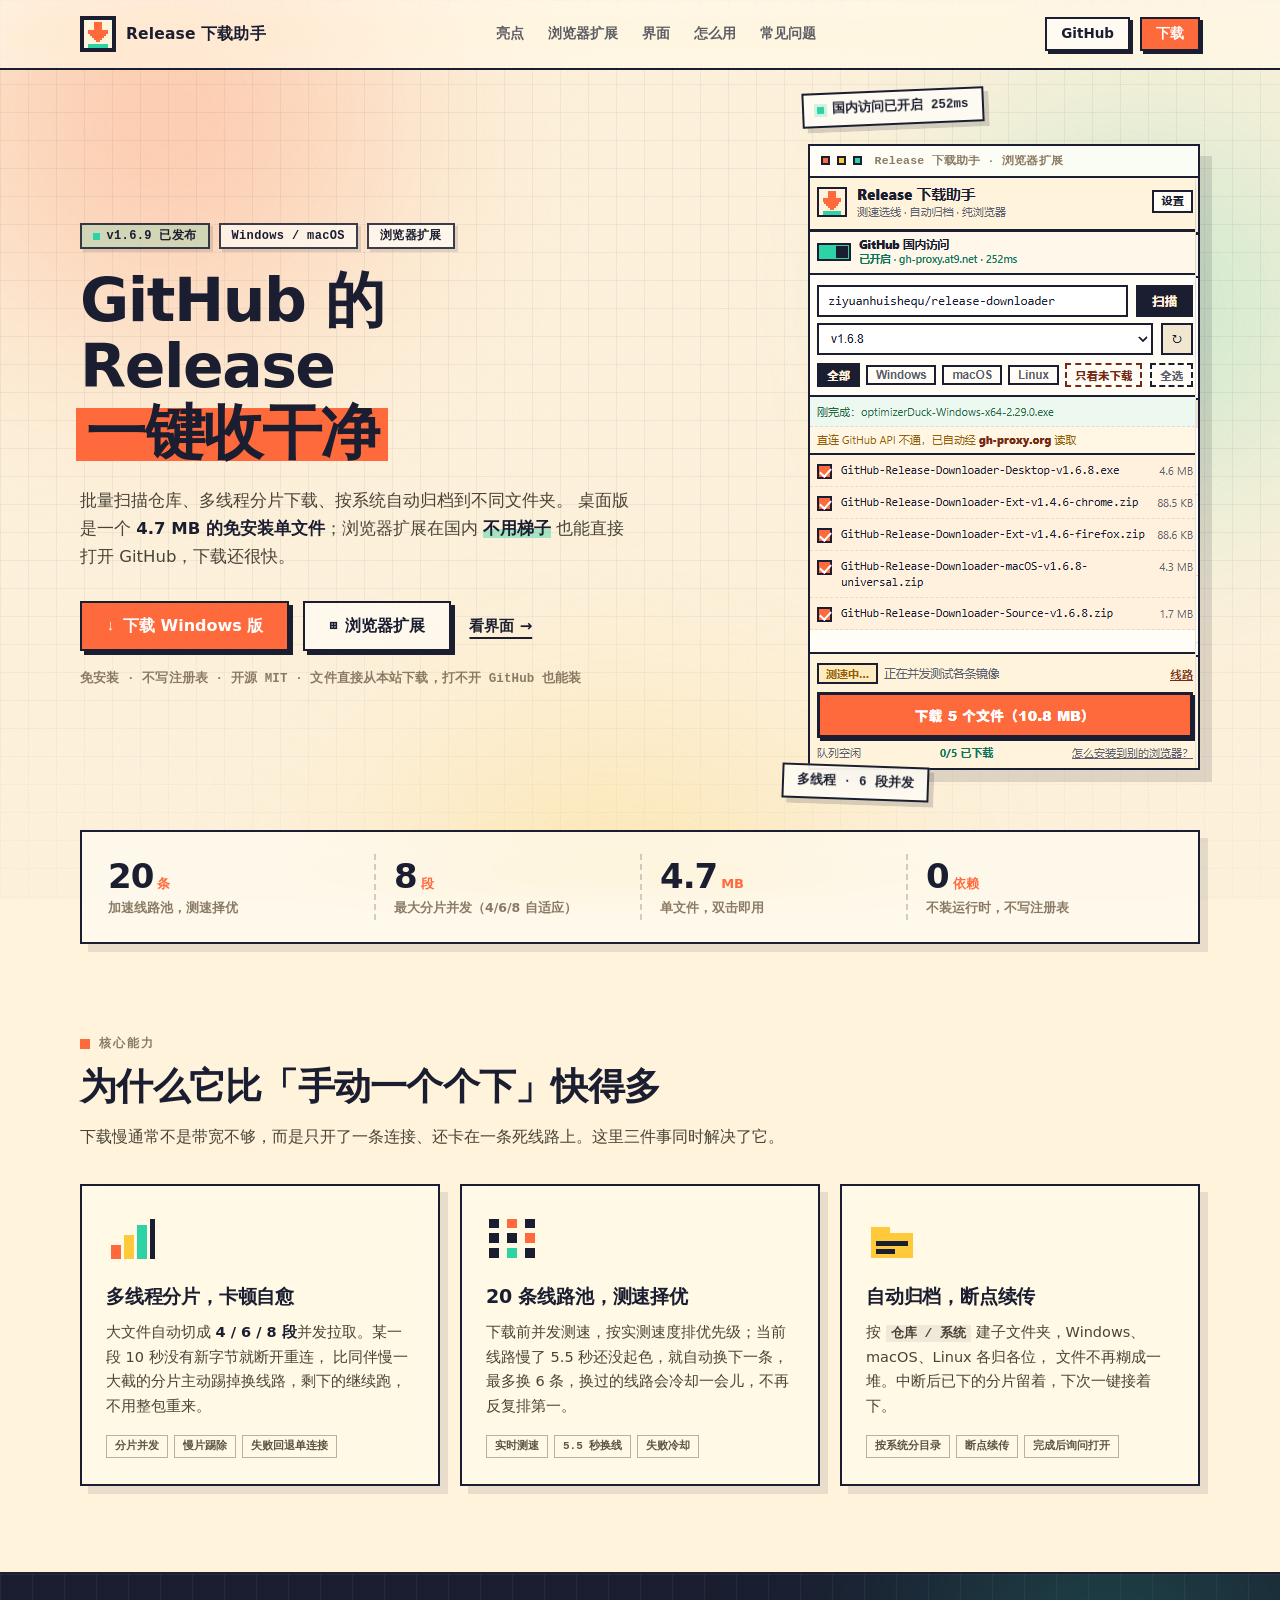
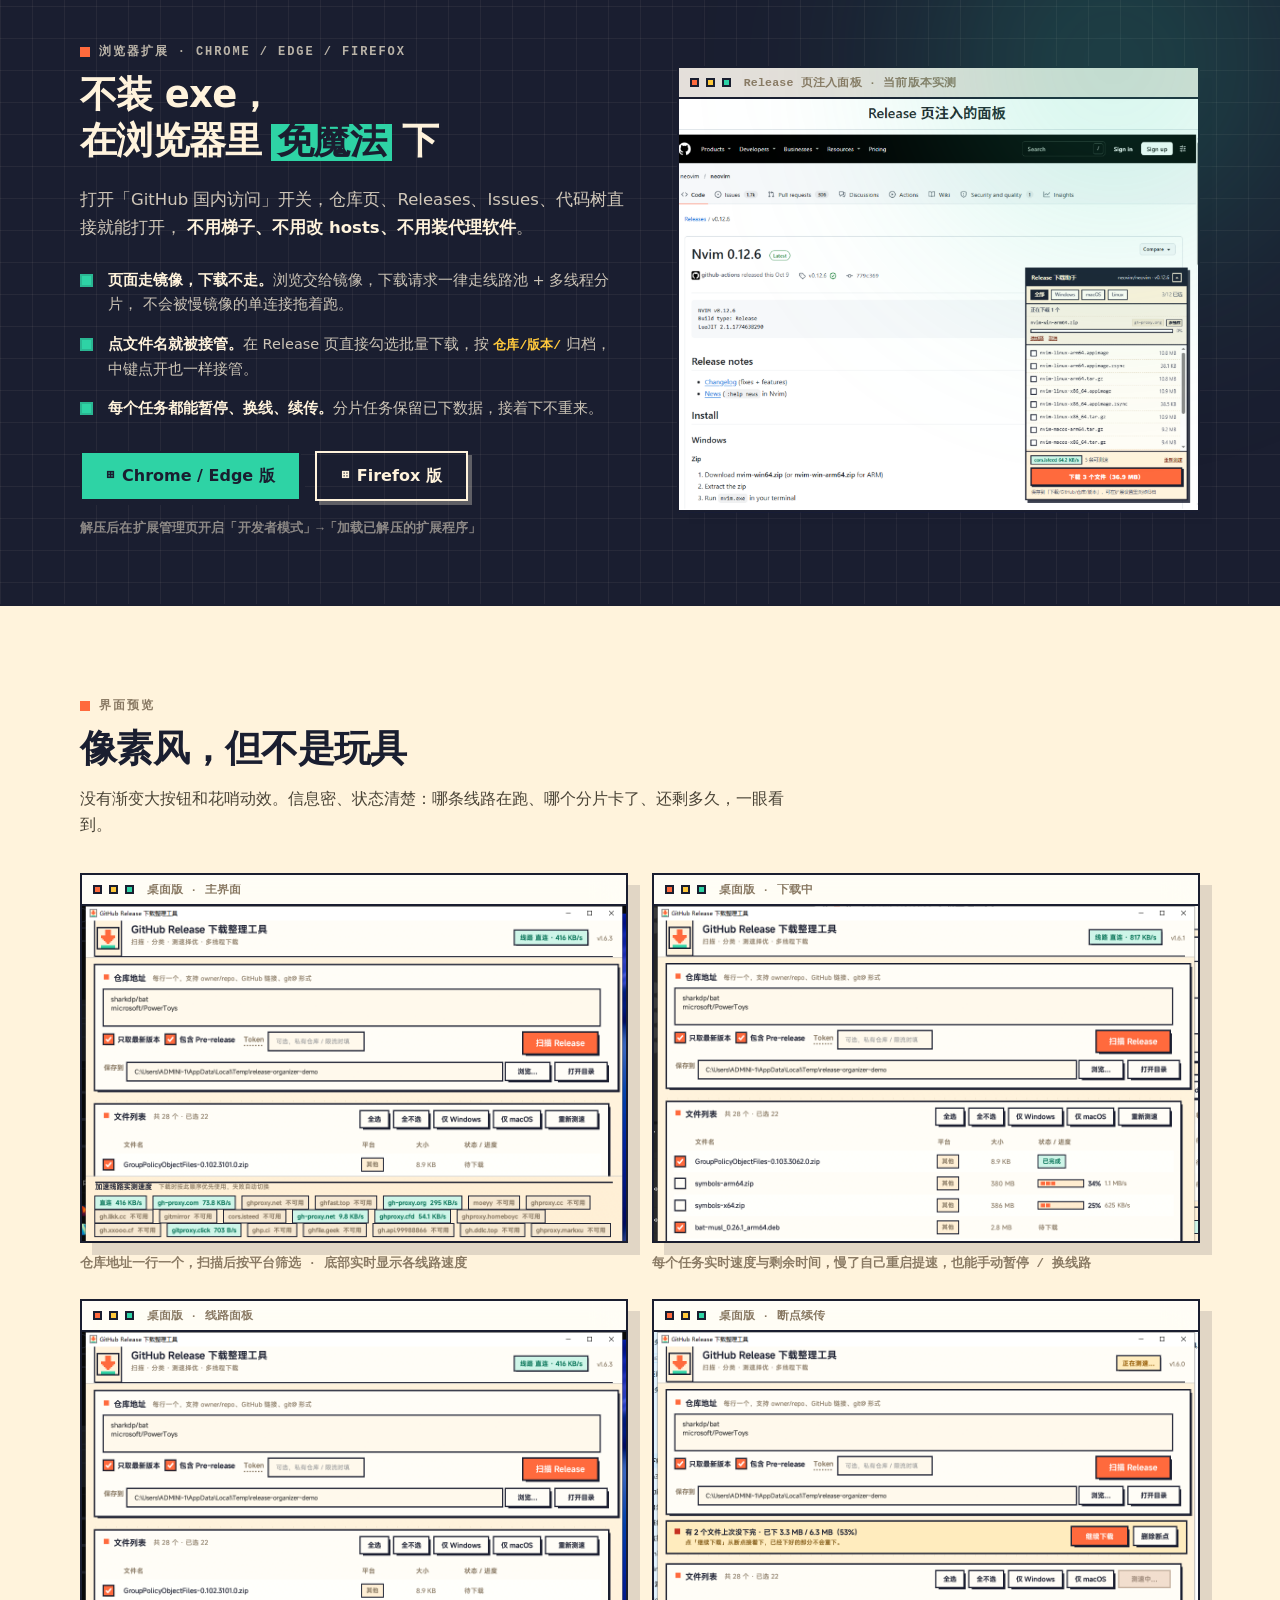
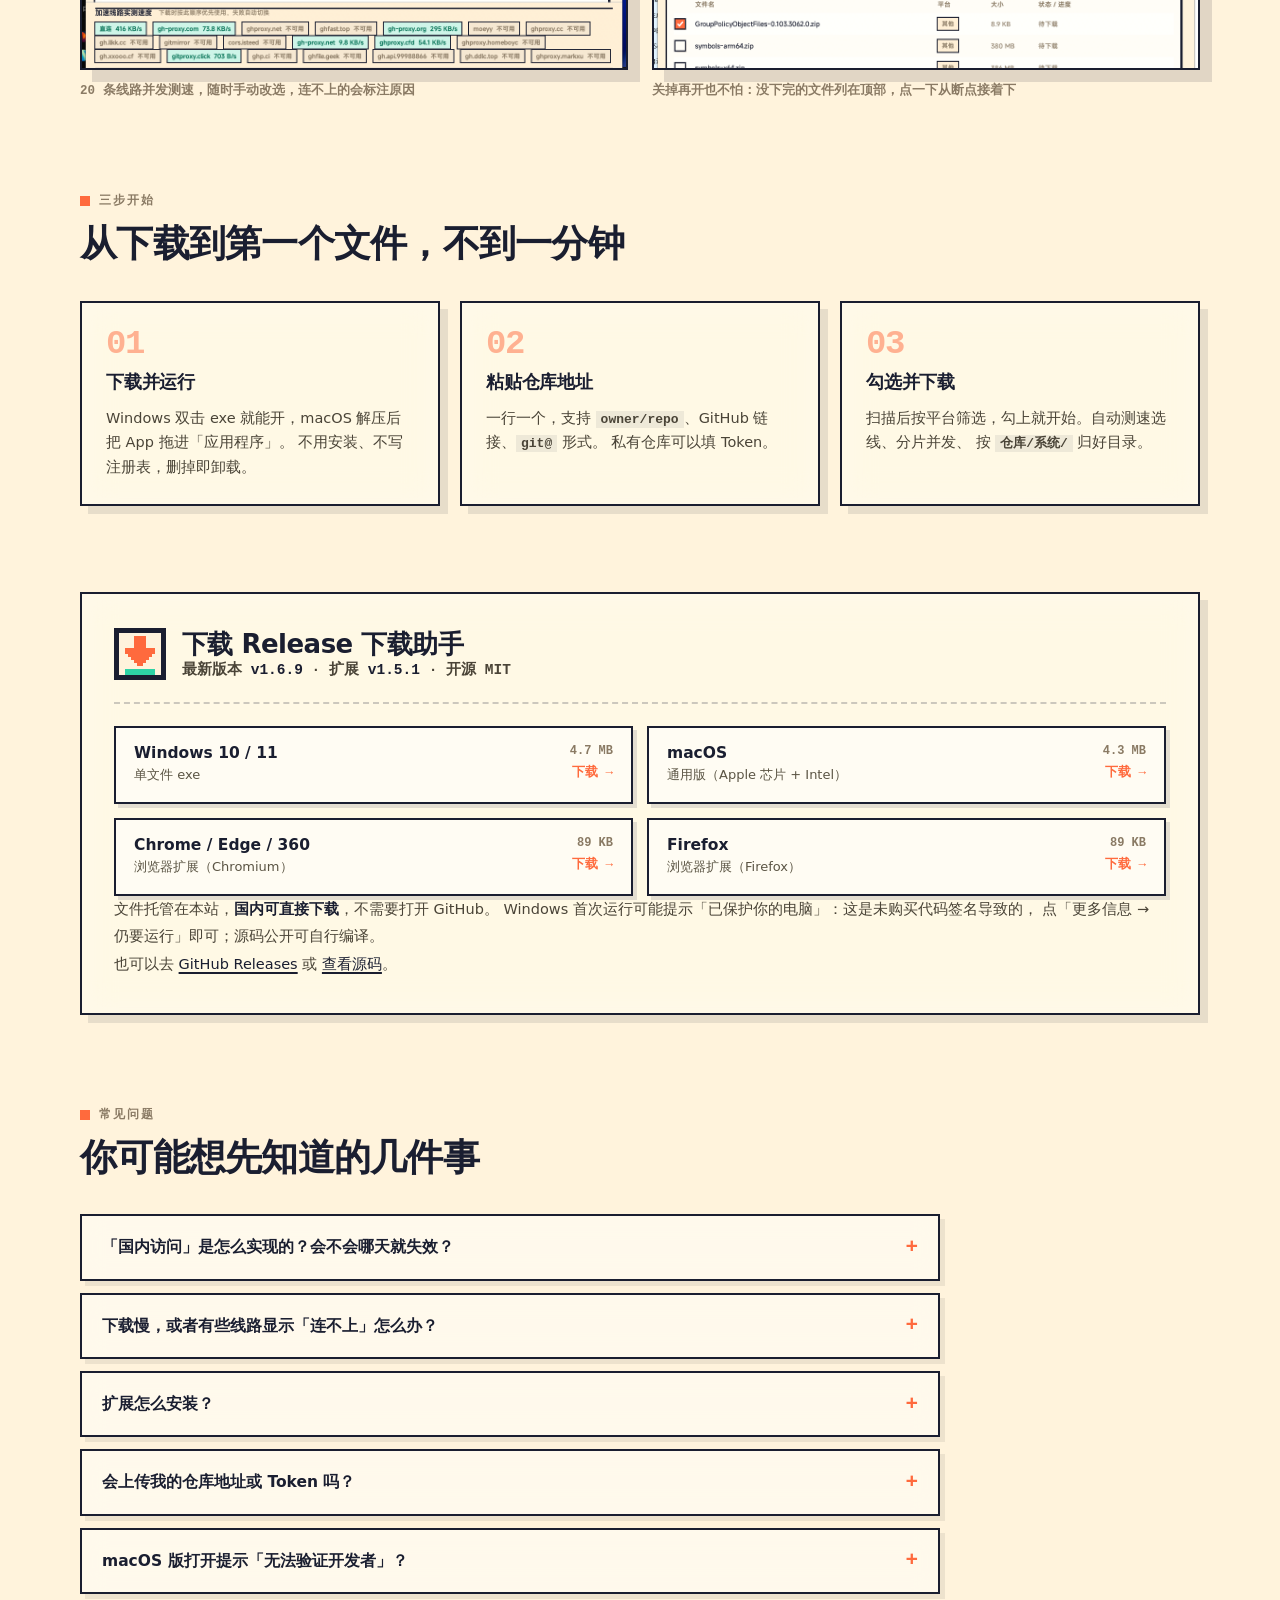
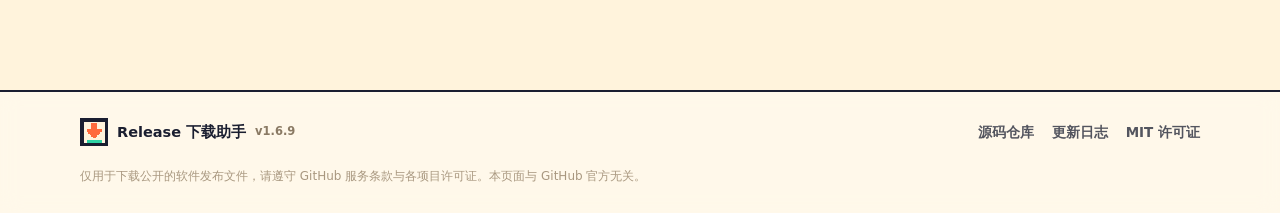
<file: index.html>
<!DOCTYPE html>
<html lang="zh-CN">
<head>
<meta charset="utf-8">
<meta name="viewport" content="width=device-width, initial-scale=1">
<title>Release 下载助手 · GitHub 批量下载，国内免魔法直连</title>
<meta name="description" content="批量扫描 GitHub Release、多线程分片下载、按系统自动归档。桌面版 4.7 MB 免安装单文件，另有浏览器扩展：国内不用梯子就能打开 GitHub，下载走 20 条加速线路池。">
<meta name="theme-color" content="#FFF3DC">
<meta property="og:type" content="website">
<meta property="og:title" content="Release 下载助手 · GitHub 批量下载，国内免魔法直连">
<meta property="og:description" content="批量扫描、多线程分片、自动归档。桌面版免安装，扩展国内免魔法直连 GitHub。">
<meta property="og:image" content="https://ziyuanhuishequ.github.io/release-downloader/assets/promo-banner.png">
<link rel="icon" href="assets/icon.png">
<link rel="stylesheet" href="style.css">
</head>
<body>

<div class="bg" aria-hidden="true">
  <span class="blob b1"></span>
  <span class="blob b2"></span>
  <span class="blob b3"></span>
  <span class="grid"></span>
  <span class="grain"></span>
</div>

<a class="skip" href="#main">跳到主要内容</a>

<header class="nav" id="nav">
  <div class="wrap nav-in">
    <a class="brand" href="#top">
      <img src="assets/icon.png" alt="" width="36" height="36">
      <span class="brand-txt">Release 下载助手</span>
    </a>
    <nav class="links" aria-label="主导航">
      <a href="#features">亮点</a>
      <a href="#ext">浏览器扩展</a>
      <a href="#ui">界面</a>
      <a href="#start">怎么用</a>
      <a href="#faq">常见问题</a>
    </nav>
    <div class="nav-act">
      <a class="btn btn-sm btn-ghost" href="https://github.com/ziyuanhuishequ/release-downloader" target="_blank" rel="noopener">GitHub</a>
      <a class="btn btn-sm btn-primary" href="#download">下载</a>
    </div>
  </div>
</header>

<main id="main">

  <!-- ============ HERO ============ -->
  <section class="hero wrap" id="top">
    <div class="hero-l">
      <p class="chip-row reveal">
        <span class="chip chip-mint"><i class="dot"></i>v1.6.9 已发布</span>
        <span class="chip">Windows / macOS</span>
        <span class="chip">浏览器扩展</span>
      </p>

      <h1 class="reveal">GitHub 的 Release<br><span class="mark">一键收干净</span></h1>

      <p class="lede reveal">
        批量扫描仓库、多线程分片下载、按系统自动归档到不同文件夹。
        桌面版是一个 <b>4.7 MB 的免安装单文件</b>；浏览器扩展在国内
        <b class="u-mint">不用梯子</b> 也能直接打开 GitHub，下载还很快。
      </p>

      <div class="cta-row reveal">
        <a class="btn btn-primary btn-lg" href="assets/downloads/GitHub-Release-Downloader-Desktop-v1.6.9.exe" download>
          <span class="bi">↓</span> 下载 Windows 版
        </a>
        <a class="btn btn-ghost btn-lg" href="assets/downloads/GitHub-Release-Downloader-Ext-v1.5.1-chrome.zip" download>
          <span class="bi">⊞</span> 浏览器扩展
        </a>
        <a class="btn btn-text" href="#ui">看界面 →</a>
      </div>

      <p class="fine reveal">
        免安装 · 不写注册表 · 开源 MIT · 文件直接从本站下载，打不开 GitHub 也能装
      </p>
    </div>

    <div class="hero-r reveal">
      <figure class="win win-tall">
        <div class="win-bar">
          <i class="wd wd-r"></i><i class="wd wd-y"></i><i class="wd wd-g"></i>
          <span class="win-t">Release 下载助手 · 浏览器扩展</span>
        </div>
        <img src="assets/ext-hero.png" alt="浏览器扩展弹窗：开启 GitHub 国内访问后扫描仓库、批量下载文件" width="388" height="590">
      </figure>

      <div class="float f1" aria-hidden="true">
        <i class="dot dot-mint"></i> 国内访问已开启
        <span class="mono">252ms</span>
      </div>
      <div class="float f2" aria-hidden="true">
        多线程 · <b class="mono">6</b> 段并发
      </div>
    </div>
  </section>

  <!-- ============ STATS ============ -->
  <section class="stats wrap reveal" aria-label="关键数据">
    <div class="stat">
      <span class="stat-n mono">20</span><span class="stat-u">条</span>
      <span class="stat-l">加速线路池，测速择优</span>
    </div>
    <div class="stat">
      <span class="stat-n mono">8</span><span class="stat-u">段</span>
      <span class="stat-l">最大分片并发（4/6/8 自适应）</span>
    </div>
    <div class="stat">
      <span class="stat-n mono">4.7</span><span class="stat-u">MB</span>
      <span class="stat-l">单文件，双击即用</span>
    </div>
    <div class="stat">
      <span class="stat-n mono">0</span><span class="stat-u">依赖</span>
      <span class="stat-l">不装运行时，不写注册表</span>
    </div>
  </section>

  <!-- ============ FEATURES ============ -->
  <section class="section wrap" id="features">
    <header class="sec-head reveal">
      <p class="eyebrow"><i></i>核心能力</p>
      <h2>为什么它比「手动一个个下」快得多</h2>
      <p class="sec-sub">下载慢通常不是带宽不够，而是只开了一条连接、还卡在一条死线路上。这里三件事同时解决了它。</p>
    </header>

    <div class="cards">
      <article class="card reveal">
        <div class="ico" aria-hidden="true">
          <svg viewBox="0 0 32 32" role="img">
            <g shape-rendering="crispEdges">
              <rect x="3" y="20" width="6" height="9" fill="#FF6A3D"/>
              <rect x="11" y="14" width="6" height="15" fill="#FFC93C"/>
              <rect x="19" y="8" width="6" height="21" fill="#2ED3A5"/>
              <rect x="27" y="4" width="3" height="25" fill="#1A1E30"/>
            </g>
          </svg>
        </div>
        <h3>多线程分片，卡顿自愈</h3>
        <p>大文件自动切成 <b>4 / 6 / 8 段</b>并发拉取。某一段 10 秒没有新字节就断开重连，
        比同伴慢一大截的分片主动踢掉换线路，剩下的继续跑，不用整包重来。</p>
        <ul class="tags"><li>分片并发</li><li>慢片踢除</li><li>失败回退单连接</li></ul>
      </article>

      <article class="card reveal">
        <div class="ico" aria-hidden="true">
          <svg viewBox="0 0 32 32" role="img">
            <g shape-rendering="crispEdges">
              <rect x="2" y="4" width="6" height="6" fill="#1A1E30"/>
              <rect x="13" y="4" width="6" height="6" fill="#FF6A3D"/>
              <rect x="24" y="4" width="6" height="6" fill="#1A1E30"/>
              <rect x="2" y="13" width="6" height="6" fill="#1A1E30"/>
              <rect x="13" y="13" width="6" height="6" fill="#1A1E30"/>
              <rect x="24" y="13" width="6" height="6" fill="#FF6A3D"/>
              <rect x="2" y="22" width="6" height="6" fill="#1A1E30"/>
              <rect x="13" y="22" width="6" height="6" fill="#2ED3A5"/>
              <rect x="24" y="22" width="6" height="6" fill="#1A1E30"/>
            </g>
          </svg>
        </div>
        <h3>20 条线路池，测速择优</h3>
        <p>下载前并发测速，按实测速度排优先级；当前线路慢了 5.5 秒还没起色，就自动换下一条，
        最多换 6 条，换过的线路会冷却一会儿，不再反复排第一。</p>
        <ul class="tags"><li>实时测速</li><li>5.5 秒换线</li><li>失败冷却</li></ul>
      </article>

      <article class="card reveal">
        <div class="ico" aria-hidden="true">
          <svg viewBox="0 0 32 32" role="img">
            <g shape-rendering="crispEdges">
              <rect x="3" y="9" width="12" height="4" fill="#FFC93C"/>
              <rect x="3" y="13" width="26" height="15" fill="#FFC93C"/>
              <rect x="6" y="18" width="20" height="3" fill="#1A1E30"/>
              <rect x="6" y="23" width="12" height="3" fill="#1A1E30"/>
            </g>
          </svg>
        </div>
        <h3>自动归档，断点续传</h3>
        <p>按 <code>仓库 / 系统</code> 建子文件夹，Windows、macOS、Linux 各归各位，
        文件不再糊成一堆。中断后已下的分片留着，下次一键接着下。</p>
        <ul class="tags"><li>按系统分目录</li><li>断点续传</li><li>完成后询问打开</li></ul>
      </article>
    </div>
  </section>

  <!-- ============ EXTENSION ============ -->
  <section class="ext-band" id="ext">
    <div class="wrap ext-in">
      <div class="ext-copy">
        <p class="eyebrow light reveal"><i></i>浏览器扩展 · Chrome / Edge / Firefox</p>
        <h2 class="reveal">不装 exe，<br>在浏览器里 <span class="mark mark-mint">免魔法</span> 下</h2>
        <p class="lede light reveal">
          打开「GitHub 国内访问」开关，仓库页、Releases、Issues、代码树直接就能打开，
          <b>不用梯子、不用改 hosts、不用装代理软件</b>。
        </p>

        <ul class="checks reveal">
          <li><i></i><span><b>页面走镜像，下载不走。</b>浏览交给镜像，下载请求一律走线路池 + 多线程分片，
          不会被慢镜像的单连接拖着跑。</span></li>
          <li><i></i><span><b>点文件名就被接管。</b>在 Release 页直接勾选批量下载，按
          <code>仓库/版本/</code> 归档，中键点开也一样接管。</span></li>
          <li><i></i><span><b>每个任务都能暂停、换线、续传。</b>分片任务保留已下数据，接着下不重来。</span></li>
        </ul>

        <div class="cta-row reveal">
          <a class="btn btn-mint btn-lg" href="assets/downloads/GitHub-Release-Downloader-Ext-v1.5.1-chrome.zip" download>
            <span class="bi">⊞</span> Chrome / Edge 版
          </a>
          <a class="btn btn-outline-light btn-lg" href="assets/downloads/GitHub-Release-Downloader-Ext-v1.5.1-firefox.zip" download>
            <span class="bi">⊞</span> Firefox 版
          </a>
        </div>
        <p class="fine light reveal">解压后在扩展管理页开启「开发者模式」→「加载已解压的扩展程序」</p>
      </div>

      <figure class="win win-dark reveal">
        <div class="win-bar">
          <i class="wd wd-r"></i><i class="wd wd-y"></i><i class="wd wd-g"></i>
          <span class="win-t">Release 页注入面板 · 当前版本实测</span>
        </div>
        <img src="assets/ext-page.png" alt="扩展在 GitHub Release 页面注入的下载面板，列出全部资源并可批量勾选下载" width="730" height="578">
      </figure>
    </div>
  </section>

  <!-- ============ UI ============ -->
  <section class="section wrap" id="ui">
    <header class="sec-head reveal">
      <p class="eyebrow"><i></i>界面预览</p>
      <h2>像素风，但不是玩具</h2>
      <p class="sec-sub">没有渐变大按钮和花哨动效。信息密、状态清楚：哪条线路在跑、哪个分片卡了、还剩多久，一眼看到。</p>
    </header>

    <div class="gallery">
      <figure class="shot reveal">
        <div class="win">
          <div class="win-bar"><i class="wd wd-r"></i><i class="wd wd-y"></i><i class="wd wd-g"></i><span class="win-t">桌面版 · 主界面</span></div>
          <img src="assets/app-main.png" alt="桌面版主界面：仓库地址、文件列表、线路测速" width="1150" height="778">
        </div>
        <figcaption>仓库地址一行一个，扫描后按平台筛选 · 底部实时显示各线路速度</figcaption>
      </figure>

      <figure class="shot reveal">
        <div class="win">
          <div class="win-bar"><i class="wd wd-r"></i><i class="wd wd-y"></i><i class="wd wd-g"></i><span class="win-t">桌面版 · 下载中</span></div>
          <img src="assets/app-downloading.png" alt="桌面版下载中：实时速度、剩余时间、暂停与换线按钮" width="1150" height="778">
        </div>
        <figcaption>每个任务实时速度与剩余时间，慢了自己重启提速，也能手动暂停 / 换线路</figcaption>
      </figure>

      <figure class="shot reveal">
        <div class="win">
          <div class="win-bar"><i class="wd wd-r"></i><i class="wd wd-y"></i><i class="wd wd-g"></i><span class="win-t">桌面版 · 线路面板</span></div>
          <img src="assets/app-routes.png" alt="桌面版线路测速面板，绿色为可用线路与实测速度" width="1150" height="778">
        </div>
        <figcaption>20 条线路并发测速，随时手动改选，连不上的会标注原因</figcaption>
      </figure>

      <figure class="shot reveal">
        <div class="win">
          <div class="win-bar"><i class="wd wd-r"></i><i class="wd wd-y"></i><i class="wd wd-g"></i><span class="win-t">桌面版 · 断点续传</span></div>
          <img src="assets/app-resume.png" alt="桌面版提示有文件没下完，可一键接着下载" width="1150" height="778">
        </div>
        <figcaption>关掉再开也不怕：没下完的文件列在顶部，点一下从断点接着下</figcaption>
      </figure>
    </div>
  </section>

  <!-- ============ START ============ -->
  <section class="section wrap" id="start">
    <header class="sec-head reveal">
      <p class="eyebrow"><i></i>三步开始</p>
      <h2>从下载到第一个文件，不到一分钟</h2>
    </header>

    <ol class="steps">
      <li class="card step reveal">
        <span class="step-n mono">01</span>
        <h3>下载并运行</h3>
        <p>Windows 双击 exe 就能开，macOS 解压后把 App 拖进「应用程序」。
        不用安装、不写注册表，删掉即卸载。</p>
      </li>
      <li class="card step reveal">
        <span class="step-n mono">02</span>
        <h3>粘贴仓库地址</h3>
        <p>一行一个，支持 <code>owner/repo</code>、GitHub 链接、<code>git@</code> 形式。
        私有仓库可以填 Token。</p>
      </li>
      <li class="card step reveal">
        <span class="step-n mono">03</span>
        <h3>勾选并下载</h3>
        <p>扫描后按平台筛选，勾上就开始。自动测速选线、分片并发、
        按 <code>仓库/系统/</code> 归好目录。</p>
      </li>
    </ol>
  </section>

  <!-- ============ DOWNLOAD ============ -->
  <section class="section wrap" id="download">
    <div class="dl card reveal">
      <div class="dl-head">
        <img src="assets/icon.png" alt="" width="52" height="52">
        <div>
          <h2>下载 Release 下载助手</h2>
          <p class="dl-meta">最新版本 <b class="mono">v1.6.9</b> · 扩展 <b class="mono">v1.5.1</b> · 开源 MIT</p>
        </div>
      </div>

      <div class="dl-grid">
        <a class="dl-item" href="assets/downloads/GitHub-Release-Downloader-Desktop-v1.6.9.exe" download>
          <span class="dl-os">Windows 10 / 11</span>
          <span class="dl-name">单文件 exe</span>
          <span class="dl-size mono">4.7 MB</span>
          <span class="dl-go">下载 →</span>
        </a>
        <a class="dl-item" href="assets/downloads/GitHub-Release-Downloader-macOS-v1.6.9-universal.zip" download>
          <span class="dl-os">macOS</span>
          <span class="dl-name">通用版（Apple 芯片 + Intel）</span>
          <span class="dl-size mono">4.3 MB</span>
          <span class="dl-go">下载 →</span>
        </a>
        <a class="dl-item" href="assets/downloads/GitHub-Release-Downloader-Ext-v1.5.1-chrome.zip" download>
          <span class="dl-os">Chrome / Edge / 360</span>
          <span class="dl-name">浏览器扩展（Chromium）</span>
          <span class="dl-size mono">89 KB</span>
          <span class="dl-go">下载 →</span>
        </a>
        <a class="dl-item" href="assets/downloads/GitHub-Release-Downloader-Ext-v1.5.1-firefox.zip" download>
          <span class="dl-os">Firefox</span>
          <span class="dl-name">浏览器扩展（Firefox）</span>
          <span class="dl-size mono">89 KB</span>
          <span class="dl-go">下载 →</span>
        </a>
      </div>

      <p class="dl-note">
        文件托管在本站，<b>国内可直接下载</b>，不需要打开 GitHub。
        Windows 首次运行可能提示「已保护你的电脑」：这是未购买代码签名导致的，
        点「更多信息 → 仍要运行」即可；源码公开可自行编译。
        <br>也可以去 <a href="https://github.com/ziyuanhuishequ/release-downloader/releases" target="_blank" rel="noopener">GitHub Releases</a> 或
        <a href="https://github.com/ziyuanhuishequ/release-downloader" target="_blank" rel="noopener">查看源码</a>。
      </p>
    </div>
  </section>

  <!-- ============ FAQ ============ -->
  <section class="section wrap" id="faq">
    <header class="sec-head reveal">
      <p class="eyebrow"><i></i>常见问题</p>
      <h2>你可能想先知道的几件事</h2>
    </header>

    <div class="faq">
      <details class="reveal">
        <summary>「国内访问」是怎么实现的？会不会哪天就失效？</summary>
        <p>它把 GitHub 的页面请求转发到几个公开的加速镜像上，属于「换条路走」，不是破解。
        镜像失效是这个方案唯一的风险点，所以线路池是<b>可远端更新</b>的：内置 20 条兜底，
        程序启动时会拉一次最新列表，也可以在设置里填自己的线路。某条不通只会被跳过，不会影响整体。</p>
      </details>

      <details class="reveal">
        <summary>下载慢，或者有些线路显示「连不上」怎么办？</summary>
        <p>先看是不是浏览器/系统这一层被拦了：关掉 Chrome 的「使用安全 DNS」、
        检查代理软件有没有丢弃 <code>*.gh-proxy.com</code> 这类域名、临时关掉安全软件的联网防护。
        扩展会按「实测够快 → 测不出但可达 → 测得慢 → 连不上」分档尝试，只要有一条真能用就会挑出来。</p>
      </details>

      <details class="reveal">
        <summary>扩展怎么安装？</summary>
        <p>下载 zip 解压到一个固定文件夹（别删），打开 <code>chrome://extensions</code>
        （Edge 是 <code>edge://extensions</code>）→ 右上角打开「开发者模式」→
        「加载已解压的扩展程序」→ 选中解压出来的文件夹。
        Windows 上的 Chrome 不允许双击安装非商店来源的 .crx，所以只能这样装。</p>
      </details>

      <details class="reveal">
        <summary>会上传我的仓库地址或 Token 吗？</summary>
        <p>不会。扩展和桌面版都只把请求发往 GitHub 与你选中的镜像，没有自建的统计服务，
        也不收集任何使用数据。Token 只用于你自己发起的 API 请求。</p>
      </details>

      <details class="reveal">
        <summary>macOS 版打开提示「无法验证开发者」？</summary>
        <p>因为没买苹果开发者签名。在「应用程序」里 <b>右键 → 打开</b>，或到
        「系统设置 → 隐私与安全性」点「仍要打开」即可。源码和 CI 构建流程都在仓库里。</p>
      </details>
    </div>
  </section>

</main>

<footer class="foot">
  <div class="wrap foot-in">
    <div class="foot-brand">
      <img src="assets/icon.png" alt="" width="28" height="28">
      <span>Release 下载助手</span>
      <span class="mono foot-ver">v1.6.9</span>
    </div>
    <nav class="foot-links" aria-label="页脚导航">
      <a href="https://github.com/ziyuanhuishequ/release-downloader" target="_blank" rel="noopener">源码仓库</a>
      <a href="https://github.com/ziyuanhuishequ/release-downloader/releases" target="_blank" rel="noopener">更新日志</a>
      <a href="https://github.com/ziyuanhuishequ/release-downloader/blob/main/LICENSE" target="_blank" rel="noopener">MIT 许可证</a>
    </nav>
    <p class="foot-note">仅用于下载公开的软件发布文件，请遵守 GitHub 服务条款与各项目许可证。本页面与 GitHub 官方无关。</p>
  </div>
</footer>

<script src="main.js" defer></script>
</body>
</html>
</file>
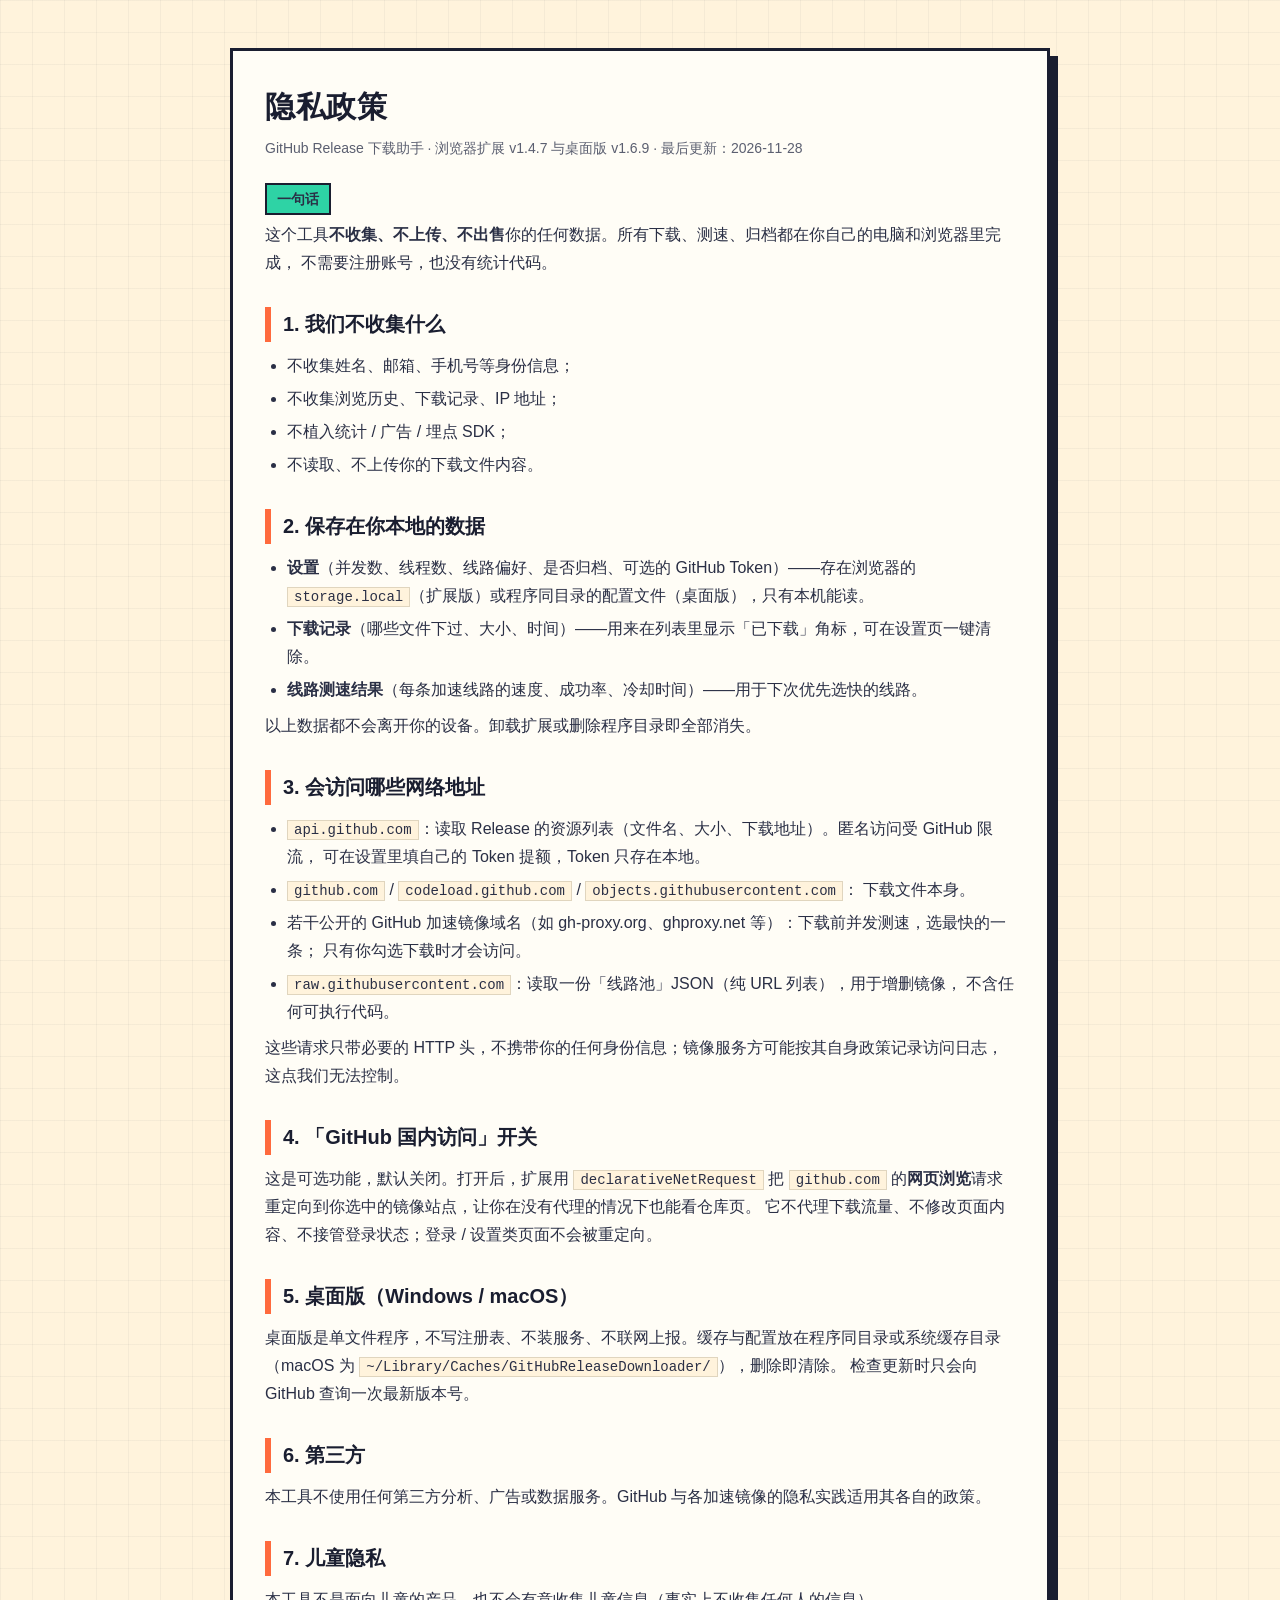
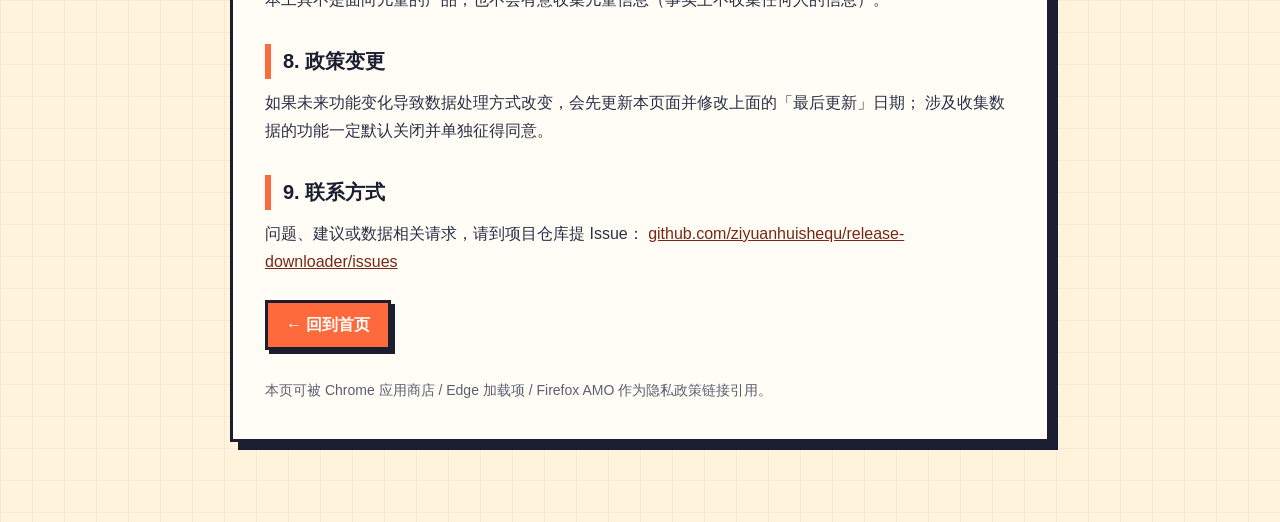
<file: privacy.html>
<!DOCTYPE html>
<html lang="zh-CN">
<head>
<meta charset="UTF-8">
<meta name="viewport" content="width=device-width, initial-scale=1">
<title>隐私政策 · GitHub Release 下载助手</title>
<meta name="description" content="GitHub Release 下载助手（浏览器扩展与桌面版）的隐私政策：不收集、不上传任何个人数据。">
<link rel="icon" href="assets/favicon.png">
<style>
  :root{
    --ink:#1A1E30; --cream:#FFFDF6; --sun:#FFF3DC; --coral:#FF6A3D;
    --mint:#2ED3A5; --text2:#5B5F70;
  }
  *{box-sizing:border-box;margin:0;padding:0}
  body{
    background:var(--sun);
    background-image:linear-gradient(rgba(26,30,48,.045) 1px,transparent 1px),
                     linear-gradient(90deg,rgba(26,30,48,.045) 1px,transparent 1px);
    background-size:32px 32px;
    color:var(--ink);
    font-family:-apple-system,"Segoe UI","Microsoft YaHei",sans-serif;
    line-height:1.75;font-size:16px;padding:48px 20px 80px;
  }
  .wrap{max-width:820px;margin:0 auto}
  .card{background:var(--cream);border:3px solid var(--ink);box-shadow:8px 8px 0 var(--ink);padding:36px 32px}
  h1{font-size:30px;letter-spacing:.5px;line-height:1.3}
  .sub{color:var(--text2);font-size:14px;margin-top:10px}
  h2{font-size:20px;margin:30px 0 10px;padding-left:12px;border-left:6px solid var(--coral)}
  p,li{color:#2A2F45}
  ul{margin:8px 0 8px 22px}
  li{margin:5px 0}
  code{background:var(--sun);border:1px solid #E0D5BE;padding:1px 6px;font-family:ui-monospace,Consolas,monospace;font-size:14px}
  .ok{display:inline-block;background:var(--mint);border:2px solid var(--ink);padding:2px 10px;font-weight:700;font-size:14px;margin-bottom:6px}
  a{color:#782814}
  .foot{margin-top:28px;font-size:14px;color:var(--text2)}
  .back{display:inline-block;margin-top:24px;background:var(--coral);color:#fff;border:3px solid var(--ink);
        box-shadow:4px 4px 0 var(--ink);padding:8px 18px;font-weight:800;text-decoration:none}
  .back:active{transform:translate(3px,3px);box-shadow:1px 1px 0 var(--ink)}
</style>
</head>
<body>
<div class="wrap">
  <div class="card">
    <h1>隐私政策</h1>
    <div class="sub">GitHub Release 下载助手 · 浏览器扩展 v1.4.7 与桌面版 v1.6.9 · 最后更新：2026-11-28</div>

    <p style="margin-top:22px"><span class="ok">一句话</span><br>
      这个工具<b>不收集、不上传、不出售</b>你的任何数据。所有下载、测速、归档都在你自己的电脑和浏览器里完成，
      不需要注册账号，也没有统计代码。</p>

    <h2>1. 我们不收集什么</h2>
    <ul>
      <li>不收集姓名、邮箱、手机号等身份信息；</li>
      <li>不收集浏览历史、下载记录、IP 地址；</li>
      <li>不植入统计 / 广告 / 埋点 SDK；</li>
      <li>不读取、不上传你的下载文件内容。</li>
    </ul>

    <h2>2. 保存在你本地的数据</h2>
    <ul>
      <li><b>设置</b>（并发数、线程数、线路偏好、是否归档、可选的 GitHub Token）——存在浏览器的
        <code>storage.local</code>（扩展版）或程序同目录的配置文件（桌面版），只有本机能读。</li>
      <li><b>下载记录</b>（哪些文件下过、大小、时间）——用来在列表里显示「已下载」角标，可在设置页一键清除。</li>
      <li><b>线路测速结果</b>（每条加速线路的速度、成功率、冷却时间）——用于下次优先选快的线路。</li>
    </ul>
    <p>以上数据都不会离开你的设备。卸载扩展或删除程序目录即全部消失。</p>

    <h2>3. 会访问哪些网络地址</h2>
    <ul>
      <li><code>api.github.com</code>：读取 Release 的资源列表（文件名、大小、下载地址）。匿名访问受 GitHub 限流，
        可在设置里填自己的 Token 提额，Token 只存在本地。</li>
      <li><code>github.com</code> / <code>codeload.github.com</code> / <code>objects.githubusercontent.com</code>：
        下载文件本身。</li>
      <li>若干公开的 GitHub 加速镜像域名（如 gh-proxy.org、ghproxy.net 等）：下载前并发测速，选最快的一条；
        只有你勾选下载时才会访问。</li>
      <li><code>raw.githubusercontent.com</code>：读取一份「线路池」JSON（纯 URL 列表），用于增删镜像，
        不含任何可执行代码。</li>
    </ul>
    <p>这些请求只带必要的 HTTP 头，不携带你的任何身份信息；镜像服务方可能按其自身政策记录访问日志，这点我们无法控制。</p>

    <h2>4. 「GitHub 国内访问」开关</h2>
    <p>这是可选功能，默认关闭。打开后，扩展用 <code>declarativeNetRequest</code> 把
      <code>github.com</code> 的<b>网页浏览</b>请求重定向到你选中的镜像站点，让你在没有代理的情况下也能看仓库页。
      它不代理下载流量、不修改页面内容、不接管登录状态；登录 / 设置类页面不会被重定向。</p>

    <h2>5. 桌面版（Windows / macOS）</h2>
    <p>桌面版是单文件程序，不写注册表、不装服务、不联网上报。缓存与配置放在程序同目录或系统缓存目录
      （macOS 为 <code>~/Library/Caches/GitHubReleaseDownloader/</code>），删除即清除。
      检查更新时只会向 GitHub 查询一次最新版本号。</p>

    <h2>6. 第三方</h2>
    <p>本工具不使用任何第三方分析、广告或数据服务。GitHub 与各加速镜像的隐私实践适用其各自的政策。</p>

    <h2>7. 儿童隐私</h2>
    <p>本工具不是面向儿童的产品，也不会有意收集儿童信息（事实上不收集任何人的信息）。</p>

    <h2>8. 政策变更</h2>
    <p>如果未来功能变化导致数据处理方式改变，会先更新本页面并修改上面的「最后更新」日期；
      涉及收集数据的功能一定默认关闭并单独征得同意。</p>

    <h2>9. 联系方式</h2>
    <p>问题、建议或数据相关请求，请到项目仓库提 Issue：
      <a href="https://github.com/ziyuanhuishequ/release-downloader/issues">github.com/ziyuanhuishequ/release-downloader/issues</a></p>

    <a class="back" href="./">← 回到首页</a>
    <div class="foot">本页可被 Chrome 应用商店 / Edge 加载项 / Firefox AMO 作为隐私政策链接引用。</div>
  </div>
</div>
</body>
</html>
</file>
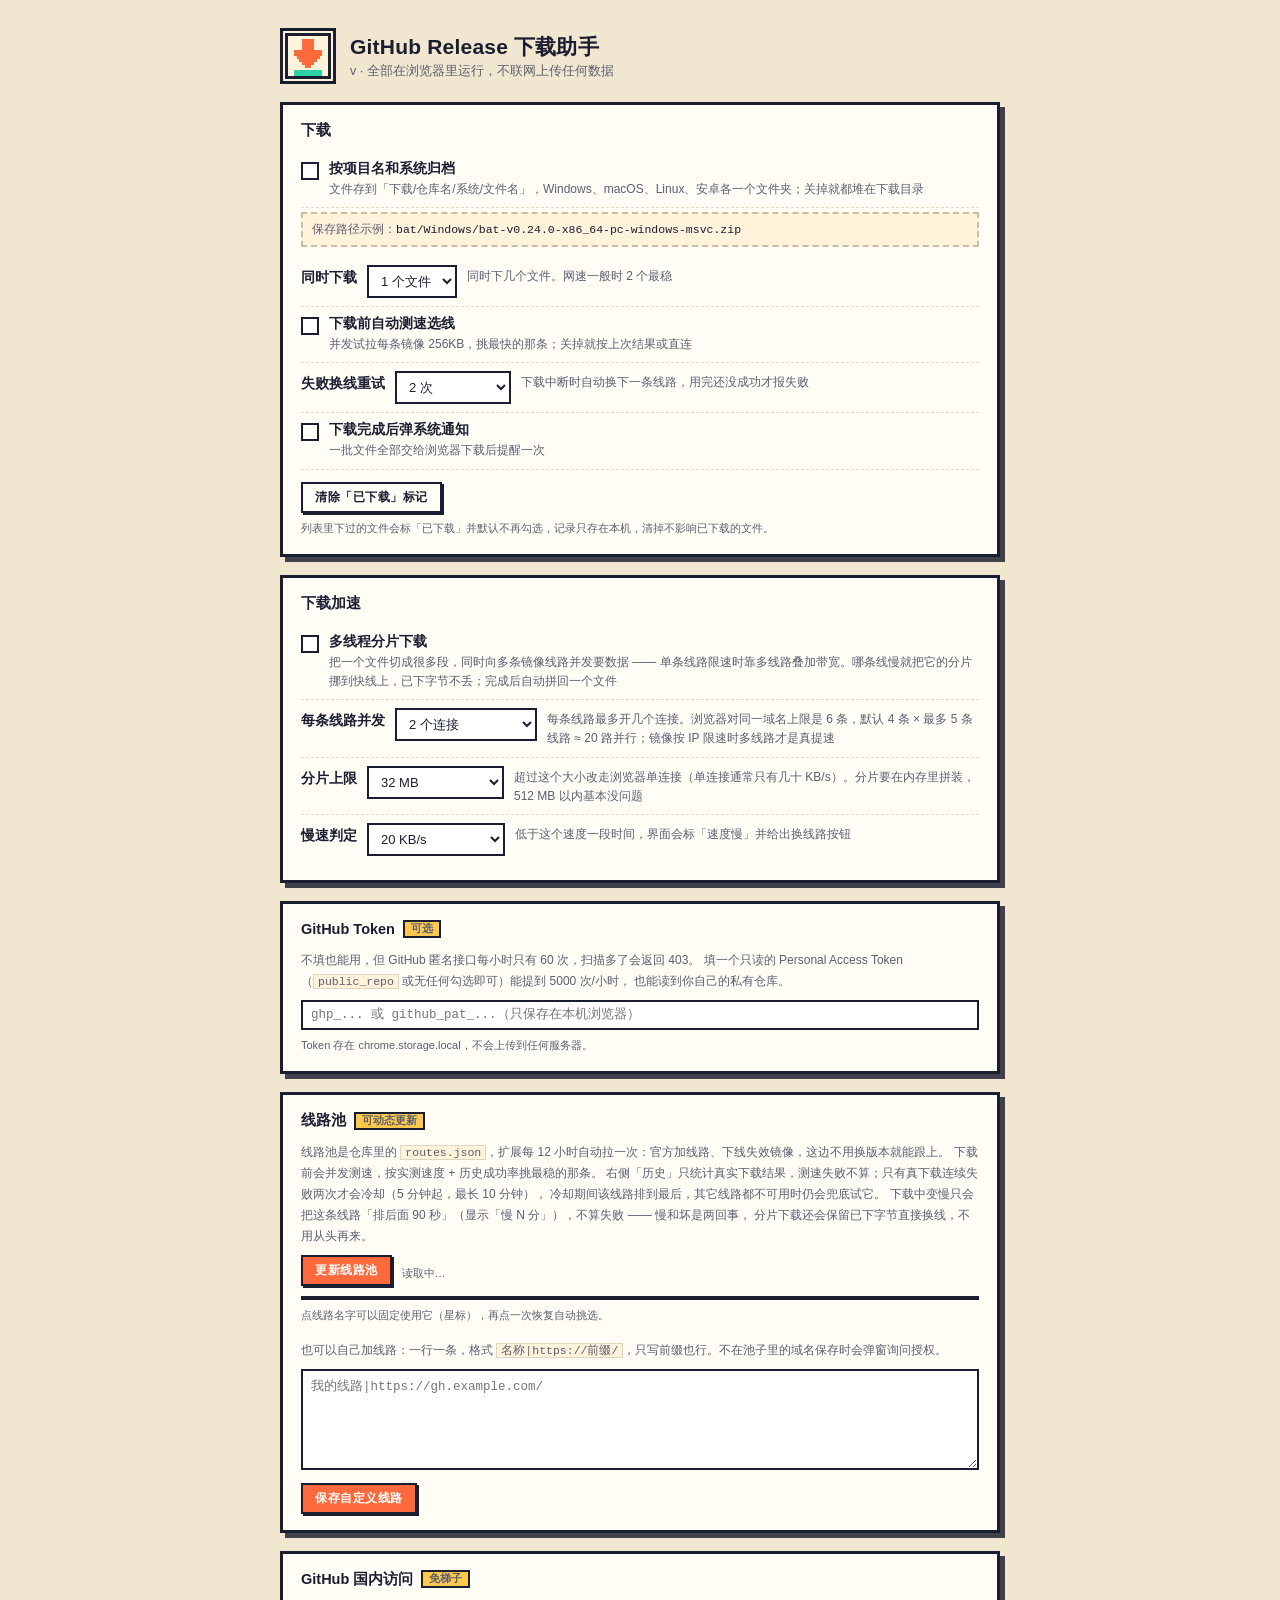
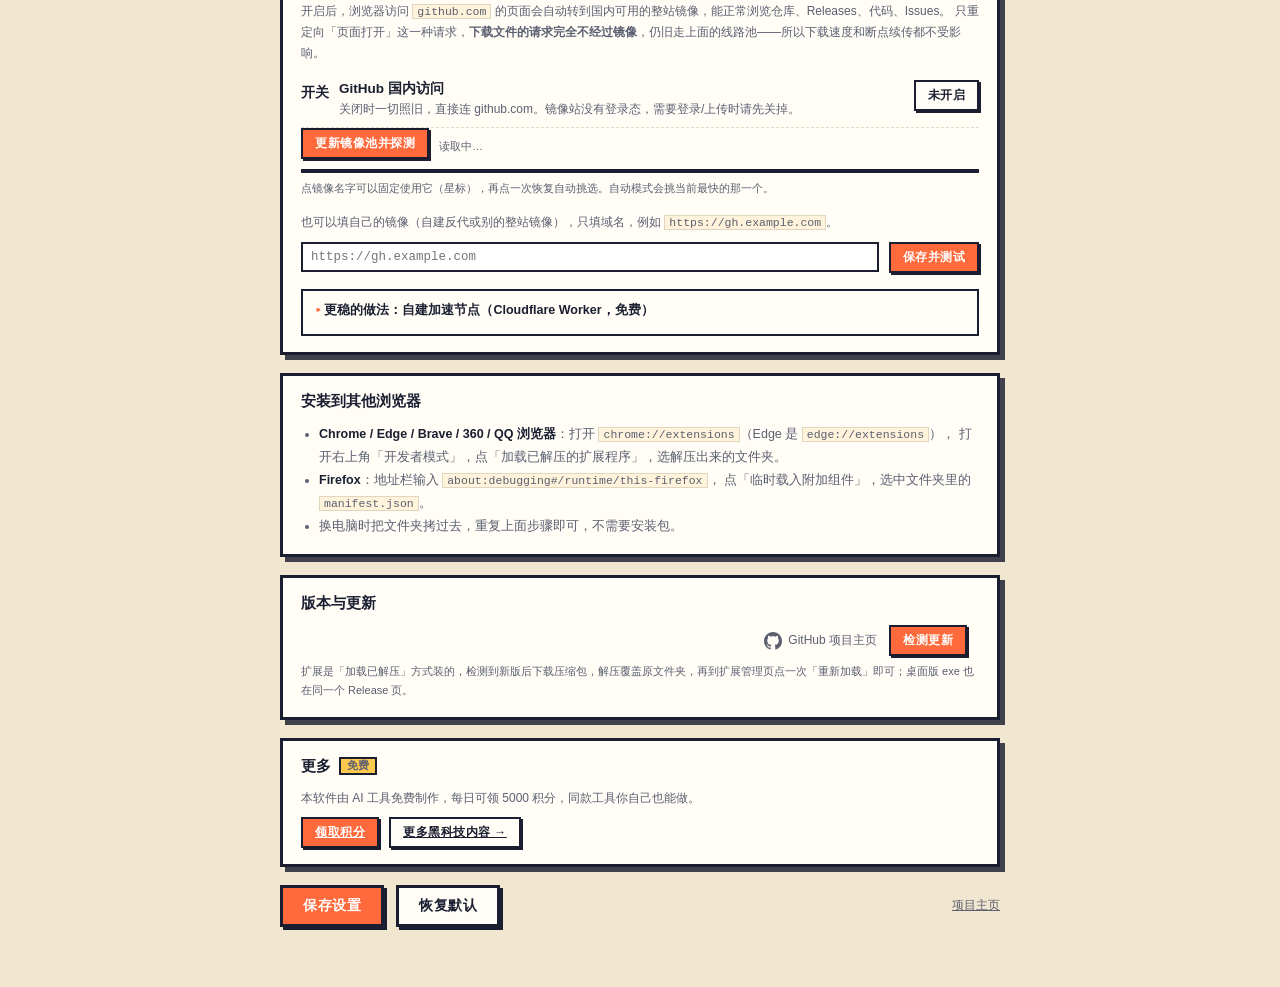
<file: extension/src/options.html>
<!DOCTYPE html>
<html lang="zh-CN">
<head>
<meta charset="utf-8">
<title>GitHub Release 下载助手 · 设置</title>
<link rel="stylesheet" href="options.css">
</head>
<body>
<div class="page">
  <header class="hd">
    <img src="../icons/icon128.png" alt="" class="logo">
    <div>
      <h1>GitHub Release 下载助手</h1>
      <p class="sub">v<span id="ver"></span> · 全部在浏览器里运行，不联网上传任何数据</p>
    </div>
  </header>

  <section class="card">
    <h2>下载</h2>
    <label class="line">
      <input type="checkbox" id="subfolder">
      <span>
        <b>按项目名和系统归档</b>
        <i>文件存到「下载/仓库名/系统/文件名」，Windows、macOS、Linux、安卓各一个文件夹；关掉就都堆在下载目录</i>
      </span>
    </label>
    <div class="preview">保存路径示例：<code id="pathPreview">bat/Windows/bat-v0.24.0-x86_64-pc-windows-msvc.zip</code></div>

    <label class="line">
      <span class="lab">同时下载</span>
      <select id="concurrency">
        <option value="1">1 个文件</option>
        <option value="2">2 个文件</option>
        <option value="3">3 个文件</option>
        <option value="4">4 个文件</option>
      </select>
      <i>同时下几个文件。网速一般时 2 个最稳</i>
    </label>

    <label class="line">
      <input type="checkbox" id="autoProbe">
      <span>
        <b>下载前自动测速选线</b>
        <i>并发试拉每条镜像 256KB，挑最快的那条；关掉就按上次结果或直连</i>
      </span>
    </label>

    <label class="line">
      <span class="lab">失败换线重试</span>
      <select id="maxRetries">
        <option value="2">2 次</option>
        <option value="4">4 次（推荐）</option>
        <option value="6">6 次</option>
        <option value="8">8 次</option>
      </select>
      <i>下载中断时自动换下一条线路，用完还没成功才报失败</i>
    </label>

    <label class="line">
      <input type="checkbox" id="notify">
      <span>
        <b>下载完成后弹系统通知</b>
        <i>一批文件全部交给浏览器下载后提醒一次</i>
      </span>
    </label>

    <div class="row" style="margin-top:12px">
      <button id="btnClearHist" class="btn small ghost">清除「已下载」标记</button>
      <span id="histInfo" class="note tiny"></span>
    </div>
    <p class="note tiny">列表里下过的文件会标「已下载」并默认不再勾选，记录只存在本机，清掉不影响已下载的文件。</p>
  </section>

  <section class="card">
    <h2>下载加速</h2>

    <label class="line">
      <input type="checkbox" id="segEnabled">
      <span>
        <b>多线程分片下载</b>
        <i>把一个文件切成很多段，同时向多条镜像线路并发要数据 —— 单条线路限速时靠多线路叠加带宽。哪条线慢就把它的分片挪到快线上，已下字节不丢；完成后自动拼回一个文件</i>
      </span>
    </label>

    <label class="line">
      <span class="lab">每条线路并发</span>
      <select id="threads">
        <option value="2">2 个连接</option>
        <option value="3">3 个连接</option>
        <option value="4">4 个连接（推荐）</option>
        <option value="6">6 个连接</option>
      </select>
      <i>每条线路最多开几个连接。浏览器对同一域名上限是 6 条，默认 4 条 × 最多 5 条线路 ≈ 20 路并行；镜像按 IP 限速时多线路才是真提速</i>
    </label>

    <label class="line">
      <span class="lab">分片上限</span>
      <select id="segMaxMB">
        <option value="32">32 MB</option>
        <option value="64">64 MB</option>
        <option value="128">128 MB</option>
        <option value="256">256 MB</option>
        <option value="512">512 MB（推荐）</option>
        <option value="1024">1 GB</option>
      </select>
      <i>超过这个大小改走浏览器单连接（单连接通常只有几十 KB/s）。分片要在内存里拼装，512 MB 以内基本没问题</i>
    </label>

    <label class="line">
      <span class="lab">慢速判定</span>
      <select id="lowSpeedKB">
        <option value="20">20 KB/s</option>
        <option value="40">40 KB/s（推荐）</option>
        <option value="100">100 KB/s</option>
        <option value="300">300 KB/s</option>
      </select>
      <i>低于这个速度一段时间，界面会标「速度慢」并给出换线路按钮</i>
    </label>
  </section>

  <section class="card">
    <h2>GitHub Token <span class="opt">可选</span></h2>
    <p class="note">
      不填也能用，但 GitHub 匿名接口每小时只有 60 次，扫描多了会返回 403。
      填一个只读的 Personal Access Token（<code>public_repo</code> 或无任何勾选即可）能提到 5000 次/小时，
      也能读到你自己的私有仓库。
    </p>
    <input type="password" id="token" placeholder="ghp_... 或 github_pat_...（只保存在本机浏览器）" spellcheck="false">
    <p class="note tiny">Token 存在 chrome.storage.local，不会上传到任何服务器。</p>
  </section>

  <section class="card">
    <h2>线路池 <span class="opt">可动态更新</span></h2>
    <p class="note">
      线路池是仓库里的 <code>routes.json</code>，扩展每 12 小时自动拉一次：官方加线路、下线失效镜像，这边不用换版本就能跟上。
      下载前会并发测速，按实测速度 + 历史成功率挑最稳的那条。
      右侧「历史」只统计真实下载结果，测速失败不算；只有真下载连续失败两次才会冷却（5 分钟起，最长 10 分钟），
      冷却期间该线路排到最后，其它线路都不可用时仍会兜底试它。
      下载中变慢只会把这条线路「排后面 90 秒」（显示「慢 N 分」），不算失败 —— 慢和坏是两回事，
      分片下载还会保留已下字节直接换线，不用从头再来。
    </p>
    <div class="row" style="margin-top:0;flex-wrap:wrap">
      <button id="btnPool" class="btn small">更新线路池</button>
      <span id="poolInfo" class="note tiny">读取中…</span>
      <span id="prefInfo" class="note tiny"></span>
    </div>
    <div id="routeList" class="rlist"></div>
    <p class="note tiny">点线路名字可以固定使用它（星标），再点一次恢复自动挑选。</p>

    <p class="note" style="margin-top:14px">
      也可以自己加线路：一行一条，格式 <code>名称|https://前缀/</code>，只写前缀也行。不在池子里的域名保存时会弹窗询问授权。
    </p>
    <textarea id="extraRoutes" rows="4" spellcheck="false" placeholder="我的线路|https://gh.example.com/"></textarea>
    <div class="row">
      <button id="btnSaveRoutes" class="btn small">保存自定义线路</button>
      <span id="routeInfo" class="note tiny"></span>
    </div>
  </section>

  <section class="card">
    <h2>GitHub 国内访问 <span class="opt">免梯子</span></h2>
    <p class="note">
      开启后，浏览器访问 <code>github.com</code> 的页面会自动转到国内可用的整站镜像，能正常浏览仓库、Releases、代码、Issues。
      只重定向「页面打开」这一种请求，<b>下载文件的请求完全不经过镜像</b>，仍旧走上面的线路池——所以下载速度和断点续传都不受影响。
    </p>
    <div class="line">
      <label class="lab">开关</label>
      <span>
        <b>GitHub 国内访问</b>
        <i>关闭时一切照旧，直接连 github.com。镜像站没有登录态，需要登录/上传时请先关掉。</i>
      </span>
      <button id="btnBoostSw" class="btn small ghost" style="flex:0 0 auto">未开启</button>
    </div>
    <div class="row" style="margin-top:0;flex-wrap:wrap">
      <button id="btnSiteProbe" class="btn small">更新镜像池并探测</button>
      <span id="siteInfo" class="note tiny">读取中…</span>
    </div>
    <div id="siteList" class="rlist"></div>
    <p class="note tiny">点镜像名字可以固定使用它（星标），再点一次恢复自动挑选。自动模式会挑当前最快的那一个。</p>

    <p class="note" style="margin-top:14px">
      也可以填自己的镜像（自建反代或别的整站镜像），只填域名，例如 <code>https://gh.example.com</code>。
    </p>
    <div class="row" style="margin-top:0">
      <input id="siteCustom" type="text" spellcheck="false" placeholder="https://gh.example.com" style="flex:1">
      <button id="btnSiteSave" class="btn small">保存并测试</button>
    </div>
    <span id="siteMsg" class="note tiny"></span>

    <details class="adv">
      <summary>更稳的做法：自建加速节点（Cloudflare Worker，免费）</summary>
      <p class="note tiny">
        公益镜像随时可能限流、跑路或关站，这是别人家的服务，没法保证。用自己的 Worker
        就没有这个问题：免费额度每天 10 万次请求，个人下载完全够用，速度和可用性都在自己手里。
      </p>
      <ol class="steps">
        <li>打开 <a href="https://dash.cloudflare.com/?to=/:account/workers-and-pages" target="_blank" rel="noreferrer">Cloudflare Workers</a>，Create → Worker，名字随便起。</li>
        <li>把下面这段代码整段粘进去（Edit code → 覆盖全部 → Deploy）。</li>
        <li>把生成的地址 <code>https://xxx.yyy.workers.dev</code> 填到上面的「自定义镜像」，点「保存并测试」。</li>
      </ol>
      <textarea id="workerCode" rows="7" readonly spellcheck="false" placeholder="读取中…"></textarea>
      <div class="row">
        <button id="btnCopyWorker" class="btn small">复制完整代码</button>
        <span id="workerMsg" class="note tiny"></span>
      </div>
      <p class="note tiny">
        <b>workers.dev 这个域名在国内本身并不稳。</b>要用得久，请在 Worker 的
        Settings → Domains &amp; Routes 里绑定一个自己的域名（域名可以托管在 Cloudflare，
        也可以在别处只加一条 CNAME）。有自建节点 + 自己的域名，是目前最稳的免梯子方案。
      </p>
    </details>
  </section>

  <section class="card">
    <h2>安装到其他浏览器</h2>
    <ul class="list">
      <li><b>Chrome / Edge / Brave / 360 / QQ 浏览器</b>：打开 <code>chrome://extensions</code>（Edge 是 <code>edge://extensions</code>），
        打开右上角「开发者模式」，点「加载已解压的扩展程序」，选解压出来的文件夹。</li>
      <li><b>Firefox</b>：地址栏输入 <code>about:debugging#/runtime/this-firefox</code>，
        点「临时载入附加组件」，选中文件夹里的 <code>manifest.json</code>。</li>
      <li>换电脑时把文件夹拷过去，重复上面步骤即可，不需要安装包。</li>
    </ul>
  </section>

  <section class="card">
    <h2>版本与更新</h2>
    <div class="row" style="align-items:center;gap:12px;flex-wrap:wrap">
      <a class="repo" href="https://github.com/ziyuanhuishequ/release-downloader" target="_blank" rel="noreferrer" style="display:inline-flex;align-items:center;gap:6px;text-decoration:none">
        <svg width="18" height="18" viewBox="0 0 16 16" aria-hidden="true" style="flex:none"><path fill="currentColor" d="M8 0c4.42 0 8 3.58 8 8a8.013 8.013 0 0 1-5.45 7.59c-.4.08-.55-.17-.55-.38 0-.27.01-1.13.01-2.2 0-.75-.25-1.23-.54-1.48 1.78-.2 3.65-.88 3.65-3.95 0-.88-.31-1.59-.82-2.15.08-.2.36-1.02-.08-2.12 0 0-.67-.22-2.2.82-.64-.18-1.32-.27-2-.27-.68 0-1.36.09-2 .27-1.53-1.03-2.2-.82-2.2-.82-.44 1.1-.16 1.92-.08 2.12-.51.56-.82 1.28-.82 2.15 0 3.06 1.86 3.75 3.64 3.95-.23.2-.44.55-.51 1.07-.46.21-1.61.55-2.33-.66-.15-.24-.6-.83-1.23-.82-.67.01-.27.38.01.53.34.19.73.9.82 1.13.16.45.68 1.31 2.69.94 0 .67.01 1.3.01 1.49 0 .21-.15.45-.55.38A7.995 7.995 0 0 1 0 8c0-4.42 3.58-8 8-8Z"/></svg>
        <span>GitHub 项目主页</span>
      </a>
      <button id="btnCheck" class="btn small">检测更新</button>
      <span id="updInfo" class="note tiny"></span>
    </div>
    <p class="note tiny">扩展是「加载已解压」方式装的，检测到新版后下载压缩包，解压覆盖原文件夹，再到扩展管理页点一次「重新加载」即可；桌面版 exe 也在同一个 Release 页。</p>
  </section>

  <section class="card">
    <h2>更多 <span class="opt">免费</span></h2>
    <p class="note" id="promoNote">本软件由 AI 工具免费制作，每日可领 5000 积分，同款工具你自己也能做。</p>
    <div class="row" style="margin-top:0">
      <a class="btn small" id="lnkPromo" href="https://loomy.cgref.cn/qinxi" target="_blank" rel="noreferrer">领取积分</a>
      <a class="btn small ghost" id="lnkMore" href="https://sucaizy.com" target="_blank" rel="noreferrer">更多黑科技内容 →</a>
    </div>
  </section>

  <footer class="foot">
    <button id="btnSave" class="btn">保存设置</button>
    <button id="btnReset" class="btn ghost">恢复默认</button>
    <span id="saved" class="ok"></span>
    <a class="repo" href="https://github.com/ziyuanhuishequ/release-downloader" target="_blank" rel="noreferrer">项目主页</a>
  </footer>
</div>
<script src="common.js"></script>
<script src="options.js"></script>
</body>
</html>
</file>
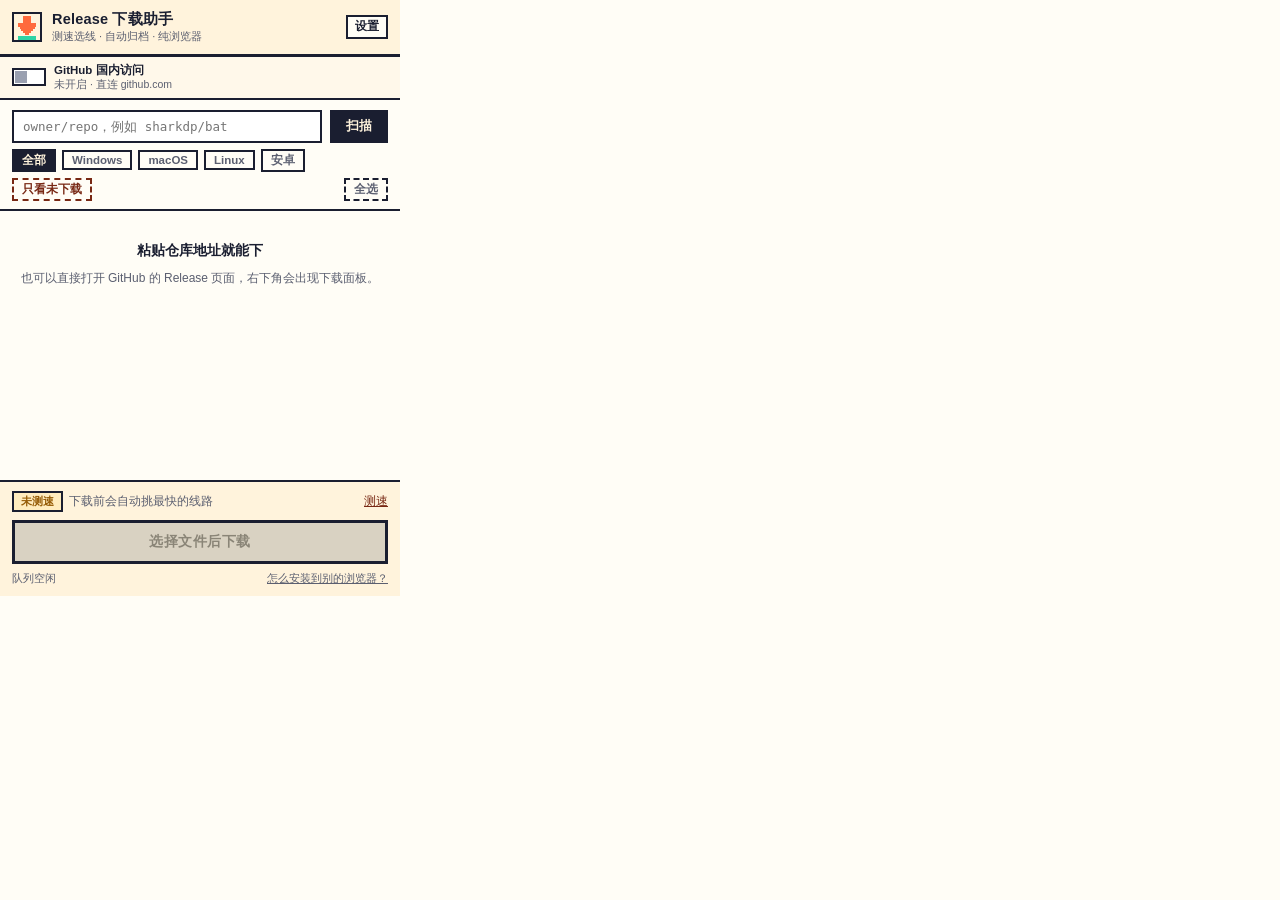
<file: extension/src/popup.html>
<!DOCTYPE html>
<html lang="zh-CN">
<head>
<meta charset="utf-8">
<title>GitHub Release 下载助手</title>
<link rel="stylesheet" href="popup.css">
</head>
<body>
<div class="app">
  <header class="hd">
    <img class="logo" src="../icons/icon48.png" alt="">
    <div class="tt">
      <div class="t1">Release 下载助手</div>
      <div class="t2">测速选线 · 自动归档 · 纯浏览器</div>
    </div>
    <button class="ico" id="btnOptions" title="打开设置">设置</button>
  </header>

  <!-- GitHub 国内访问：开了以后 github.com 的页面会走整站镜像，下载照旧走线路池 -->
  <div class="boost" id="boost">
    <button class="bsw" id="btnBoost" role="switch" aria-checked="false" title="开启后用国内镜像打开 GitHub 页面"></button>
    <div class="bt">
      <div class="bt1">GitHub 国内访问</div>
      <div class="bt2" id="boostTip">未开启 · 直连 github.com</div>
    </div>
  </div>

  <div class="scan">
    <input id="repo" type="text" spellcheck="false" placeholder="owner/repo，例如 sharkdp/bat">
    <button id="btnScan" class="act">扫描</button>
  </div>

  <div class="relbar hide" id="relbar">
    <select id="rel"></select>
    <button id="btnRe" class="mini" title="重新扫描">↻</button>
  </div>

  <div class="chipbar">
    <button class="tg on" data-filter="all">全部</button>
    <button class="tg" data-filter="win">Windows</button>
    <button class="tg" data-filter="mac">macOS</button>
    <button class="tg" data-filter="linux">Linux</button>
    <button class="tg" data-filter="android">安卓</button>
    <button class="tg new" id="btnOnlyNew" title="只显示还没下载过的文件">只看未下载</button>
    <button class="tg link" id="btnAll">全选</button>
  </div>

  <main id="body" class="body">
    <div class="hint">
      <div class="big">粘贴仓库地址就能下</div>
      <div>也可以直接打开 GitHub 的 Release 页面，右下角会出现下载面板。</div>
    </div>
  </main>

  <footer class="ft">
    <div id="rlist" class="rlist hide"></div>
    <div class="route" id="route">
      <span class="pill wait">未测速</span>
      <span class="rt-txt">下载前会自动挑最快的线路</span>
      <button class="lnk" id="btnProbe">测速</button>
    </div>
    <button class="go" id="btnGo" disabled>选择文件后下载</button>
    <div class="bottom">
      <span id="queue">队列空闲</span>
      <span id="dlCount"></span>
      <a href="#" id="lnkHelp">怎么安装到别的浏览器？</a>
    </div>

    <!-- 下载开始时从右下角飘一下，几秒后自动消失，不长期占位 -->
    <div class="toast" id="promoToast">
      <span class="tz">✦</span>
      <span class="tx"><b id="promoTitle">AI 免费制作 · 每日领 5000 积分</b></span>
      <button class="tbtn" id="lnkPromo">领取</button>
    </div>
  </footer>
</div>
<script src="common.js"></script>
<script src="popup.js"></script>
</body>
</html>
</file>
<file: style.css>
/* ============================================================
   Release 下载助手 · 官网样式
   像素风 + 磨砂玻璃：色块打底 / 像素网格 / 噪点颗粒 / 2px 墨边硬投影
   ============================================================ */

:root{
  --ink:#1A1E30;
  --ink-2:#2B3350;
  --cream:#FFF3DC;
  --paper:#FFFDF7;
  --coral:#FF6A3D;
  --coral-hi:#FF8B64;
  --mint:#2ED3A5;
  --sun:#FFC93C;
  --t2:#8A7A64;
  --t3:#A99880;
  --body:#4A4437;
  --sans:"MiSans","HarmonyOS Sans SC","PingFang SC","Hiragino Sans GB","Microsoft YaHei",system-ui,-apple-system,"Segoe UI",sans-serif;
  --mono:"Cascadia Mono","JetBrains Mono",ui-monospace,Consolas,"Courier New",monospace;
}

*,*::before,*::after{box-sizing:border-box}
html{scroll-behavior:smooth;scroll-padding-top:88px}
body{
  margin:0;background:var(--cream);color:var(--ink);
  font-family:var(--sans);font-size:16px;line-height:1.7;
  -webkit-font-smoothing:antialiased;overflow-x:hidden;
}
::selection{background:var(--coral);color:#fff}
a{color:inherit}
img{max-width:100%}

.skip{
  position:absolute;left:-9999px;top:0;z-index:100;
  padding:10px 16px;background:var(--ink);color:var(--cream);font-weight:800;
}
.skip:focus{left:12px;top:12px}

/* ---------- 背景三层 ---------- */
.bg{position:fixed;inset:0;z-index:0;pointer-events:none;overflow:hidden}
.blob{
  position:absolute;border-radius:50%;filter:blur(84px);opacity:.62;
  animation:drift 26s ease-in-out infinite alternate;
}
.b1{width:54vw;height:54vw;left:-14vw;top:-18vw;
  background:radial-gradient(circle,rgba(255,106,61,.58),rgba(255,106,61,0) 68%)}
.b2{width:46vw;height:46vw;right:-12vw;top:1vw;animation-delay:-9s;
  background:radial-gradient(circle,rgba(46,211,165,.5),rgba(46,211,165,0) 68%)}
.b3{width:64vw;height:42vw;left:16vw;bottom:-24vw;animation-delay:-15s;
  background:radial-gradient(circle,rgba(255,201,60,.5),rgba(255,201,60,0) 70%)}
@keyframes drift{to{transform:translate3d(3%,-3%,0) scale(1.08)}}

.grid{
  position:absolute;inset:0;
  background-image:
    linear-gradient(rgba(26,30,48,.055) 1px,transparent 1px),
    linear-gradient(90deg,rgba(26,30,48,.055) 1px,transparent 1px);
  background-size:28px 28px;
  mask-image:linear-gradient(180deg,#000 0%,#000 62%,rgba(0,0,0,.25) 100%);
  -webkit-mask-image:linear-gradient(180deg,#000 0%,#000 62%,rgba(0,0,0,.25) 100%);
}
.grain{
  position:absolute;inset:0;opacity:.15;mix-blend-mode:multiply;
  background-image:url("data:image/svg+xml,%3Csvg xmlns='http://www.w3.org/2000/svg' width='140' height='140'%3E%3Cfilter id='n'%3E%3CfeTurbulence type='fractalNoise' baseFrequency='0.8' numOctaves='3' stitchTiles='stitch'/%3E%3C/filter%3E%3Crect width='140' height='140' filter='url(%23n)' opacity='0.55'/%3E%3C/svg%3E");
}

header,main,footer{position:relative;z-index:1}
.wrap{width:min(1120px,calc(100% - 48px));margin-inline:auto}

/* ---------- 导航 ---------- */
.nav{
  position:sticky;top:0;z-index:60;
  background:rgba(255,250,240,.62);
  backdrop-filter:blur(16px) saturate(170%);
  -webkit-backdrop-filter:blur(16px) saturate(170%);
  border-bottom:2px solid var(--ink);
  transition:box-shadow .18s;
}
.nav.stuck{box-shadow:0 6px 0 rgba(26,30,48,.08)}
.nav-in{display:flex;align-items:center;justify-content:space-between;gap:18px;height:68px}
.brand{display:flex;align-items:center;gap:10px;text-decoration:none;font-weight:900;font-size:15.5px;letter-spacing:.01em}
.brand img{image-rendering:pixelated;border:2px solid var(--ink)}
.links{display:flex;gap:24px}
.links a{
  position:relative;text-decoration:none;font-weight:700;font-size:14px;
  opacity:.7;transition:opacity .15s;
}
.links a::after{
  content:'';position:absolute;left:0;right:0;bottom:-6px;height:3px;
  background:var(--coral);transform:scaleX(0);transform-origin:left;transition:transform .18s;
}
.links a:hover{opacity:1}
.links a:hover::after{transform:scaleX(1)}
.nav-act{display:flex;gap:10px;flex:0 0 auto}

/* ---------- 按钮 ---------- */
.btn{
  display:inline-flex;align-items:center;gap:8px;
  padding:11px 18px;border:2px solid var(--ink);border-radius:0;
  background:var(--paper);color:var(--ink);
  font:800 15px/1 var(--sans);text-decoration:none;cursor:pointer;
  box-shadow:4px 4px 0 var(--ink);
  transition:transform .12s,box-shadow .12s,background .12s;
}
.btn:hover{transform:translate(2px,2px);box-shadow:2px 2px 0 var(--ink)}
.btn:active{transform:translate(4px,4px);box-shadow:none}
.btn-primary{background:var(--coral);color:#fff}
.btn-mint{background:var(--mint)}
.btn-ghost{
  background:rgba(255,253,247,.68);
  backdrop-filter:blur(10px);-webkit-backdrop-filter:blur(10px);
}
.btn-outline-light{
  background:transparent;color:var(--cream);border-color:var(--cream);
  box-shadow:4px 4px 0 rgba(255,243,220,.3);
}
.btn-outline-light:hover{background:rgba(255,243,220,.12);box-shadow:2px 2px 0 rgba(255,243,220,.3)}
.btn-text{
  border:none;box-shadow:none;background:none;padding:11px 4px;
  text-decoration:underline;text-underline-offset:6px;text-decoration-thickness:2px;
}
.btn-text:hover{transform:none;box-shadow:none;color:var(--coral)}
.btn-sm{padding:8px 14px;font-size:13.5px;box-shadow:3px 3px 0 var(--ink)}
.btn-lg{padding:15px 24px;font-size:16px}
.bi{font-family:var(--mono);font-weight:700;font-size:15px}

/* ---------- 胶囊标签 ---------- */
.chip-row{display:flex;flex-wrap:wrap;gap:9px;margin:0 0 2px}
.chip{
  display:inline-flex;align-items:center;gap:7px;
  padding:5px 11px;border:2px solid rgba(26,30,48,.85);
  background:rgba(255,253,247,.68);
  backdrop-filter:blur(8px);-webkit-backdrop-filter:blur(8px);
  font:700 12px/1 var(--mono);letter-spacing:.03em;
  box-shadow:3px 3px 0 rgba(26,30,48,.12);
}
.chip-mint{background:rgba(46,211,165,.2)}
.dot{width:7px;height:7px;background:var(--mint);display:inline-block;flex:0 0 auto}
.dot-mint{background:var(--mint);box-shadow:0 0 0 3px rgba(46,211,165,.22)}

/* ---------- HERO ---------- */
.hero{display:grid;grid-template-columns:1.06fr .94fr;gap:56px;align-items:center;padding:74px 0 30px}
h1{
  margin:18px 0 0;font-size:clamp(38px,5.1vw,60px);
  line-height:1.1;letter-spacing:-.025em;font-weight:900;
}
.mark{position:relative;display:inline-block;padding:0 .1em;z-index:0}
.mark::before{
  content:'';position:absolute;z-index:-1;left:-.06em;right:-.06em;top:14%;bottom:6%;
  background:var(--coral);
}
.lede{margin:22px 0 0;max-width:34em;font-size:16.5px;color:var(--body)}
.lede b{color:var(--ink);font-weight:800}
.u-mint{box-shadow:inset 0 -9px 0 rgba(46,211,165,.42)}
.cta-row{display:flex;flex-wrap:wrap;align-items:center;gap:14px;margin-top:30px}
.fine{margin:18px 0 0;font:600 12.5px/1.7 var(--mono);color:var(--t2);letter-spacing:.01em}

.hero-r{position:relative;width:min(392px,100%);justify-self:end}
.win{
  margin:0;
  border:2px solid var(--ink);overflow:hidden;
  background:rgba(255,253,247,.66);
  backdrop-filter:blur(16px) saturate(170%);
  -webkit-backdrop-filter:blur(16px) saturate(170%);
  box-shadow:12px 12px 0 rgba(26,30,48,.13);
}
.win-bar{
  display:flex;align-items:center;gap:7px;padding:9px 11px;
  border-bottom:2px solid var(--ink);background:rgba(255,255,255,.55);
}
.wd{width:9px;height:9px;border:2px solid var(--ink);display:inline-block;flex:0 0 auto}
.wd-r{background:var(--coral)}
.wd-y{background:var(--sun)}
.wd-g{background:var(--mint)}
.win-t{
  margin-left:6px;font:700 11.5px/1 var(--mono);color:var(--t2);
  letter-spacing:.02em;white-space:nowrap;overflow:hidden;text-overflow:ellipsis;
}
.win img{display:block;width:100%;height:auto}
.win-tall img{max-height:none}

.float{
  position:absolute;display:inline-flex;align-items:center;gap:8px;
  padding:9px 13px;border:2px solid var(--ink);
  background:rgba(255,253,247,.82);
  backdrop-filter:blur(12px);-webkit-backdrop-filter:blur(12px);
  font:700 12.5px/1 var(--mono);
  box-shadow:5px 5px 0 rgba(26,30,48,.16);
}
.f1{top:-54px;left:-6px;transform:rotate(-2.4deg);animation:bob 5.6s ease-in-out infinite}
.f2{bottom:-30px;left:-26px;transform:rotate(2deg);animation:bob 6.8s ease-in-out infinite reverse}
@keyframes bob{50%{translate:0 -8px}}

/* ---------- 数据条 ---------- */
.stats{
  display:grid;grid-template-columns:repeat(4,1fr);
  margin:30px auto 0;padding:22px 26px;
  border:2px solid var(--ink);
  background:rgba(255,253,247,.6);
  backdrop-filter:blur(14px);-webkit-backdrop-filter:blur(14px);
  box-shadow:8px 8px 0 rgba(26,30,48,.1);
}
.stat{padding:2px 18px;border-left:2px dashed rgba(26,30,48,.2)}
.stat:first-child{border-left:none;padding-left:0}
.stat-n{font-size:34px;font-weight:800;letter-spacing:-.03em;line-height:1.2}
.stat-u{margin-left:4px;font:800 13px var(--sans);color:var(--coral)}
.stat-l{display:block;margin-top:2px;font:600 12.5px/1.55 var(--sans);color:var(--t2)}

/* ---------- 区块头 ---------- */
.section{padding-top:86px}
.sec-head{max-width:730px;margin-bottom:34px}
.eyebrow{
  display:inline-flex;align-items:center;gap:9px;margin:0 0 14px;
  font:800 12px/1 var(--mono);letter-spacing:.16em;text-transform:uppercase;color:var(--t2);
}
.eyebrow i{width:10px;height:10px;background:var(--coral);display:block}
h2{margin:0;font-size:clamp(26px,3.3vw,37px);line-height:1.24;font-weight:900;letter-spacing:-.02em}
.sec-sub{margin:14px 0 0;font-size:15.5px;color:var(--body)}

/* ---------- 功能卡 ---------- */
.cards{display:grid;grid-template-columns:repeat(3,1fr);gap:20px}
.card{
  padding:26px 24px;border:2px solid var(--ink);
  background:rgba(255,253,247,.58);
  backdrop-filter:blur(16px) saturate(160%);
  -webkit-backdrop-filter:blur(16px) saturate(160%);
  box-shadow:8px 8px 0 rgba(26,30,48,.1);
  transition:transform .16s,box-shadow .16s;
}
.card:hover{transform:translate(-2px,-2px);box-shadow:11px 11px 0 rgba(26,30,48,.14)}
.card h3{margin:16px 0 8px;font-size:19px;font-weight:900;letter-spacing:-.01em}
.card p{margin:0;font-size:14.5px;color:var(--body)}
.card p b{color:var(--ink)}
.card code{background:rgba(26,30,48,.07);padding:1px 5px;font:600 13px var(--mono)}
.ico svg{display:block;width:52px;height:52px}
.tags{display:flex;flex-wrap:wrap;gap:6px;list-style:none;padding:0;margin:16px 0 0}
.tags li{
  padding:5px 8px;border:1.5px solid rgba(26,30,48,.32);
  font:700 11px/1 var(--mono);color:#5B5444;
}

/* ---------- 扩展专区（深色） ---------- */
.ext-band{
  position:relative;margin-top:86px;padding:64px 0;
  background:var(--ink);color:var(--cream);border-block:2px solid var(--ink);
  overflow:hidden;
}
.ext-band::before{
  content:'';position:absolute;inset:0;pointer-events:none;
  background-image:
    linear-gradient(rgba(255,243,220,.055) 1px,transparent 1px),
    linear-gradient(90deg,rgba(255,243,220,.055) 1px,transparent 1px);
  background-size:32px 32px;
}
.ext-band::after{
  content:'';position:absolute;width:46vw;height:46vw;right:-10vw;top:-16vw;
  border-radius:50%;filter:blur(90px);
  background:radial-gradient(circle,rgba(46,211,165,.28),rgba(46,211,165,0) 70%);
  pointer-events:none;
}
.ext-in{position:relative;display:grid;grid-template-columns:1.02fr .98fr;gap:52px;align-items:center}
.eyebrow.light{color:rgba(255,243,220,.7)}
.ext-band h2{color:var(--cream)}
.ext-band .mark{color:var(--ink)}
.mark-mint::before{background:var(--mint)}
.lede.light{color:rgba(255,243,220,.8)}
.lede.light b{color:var(--cream)}
.checks{display:grid;gap:15px;list-style:none;padding:0;margin:26px 0 0}
.checks li{display:grid;grid-template-columns:15px 1fr;gap:13px;font-size:14.5px;color:rgba(255,243,220,.78)}
.checks i{width:13px;height:13px;background:var(--mint);margin-top:6px;box-shadow:inset 0 0 0 2px rgba(26,30,48,.16)}
.checks b{color:var(--cream)}
.checks code{color:var(--sun);font:600 13px var(--mono)}
.win-dark{background:rgba(255,250,240,.94)}
.win-dark .win-bar{background:rgba(26,30,48,.06)}
.fine.light{color:rgba(255,243,220,.5)}

/* ---------- 界面墙 ---------- */
.gallery{display:grid;grid-template-columns:1fr 1fr;gap:24px}
.shot{margin:0}
.shot .win{aspect-ratio:1150/778;transition:transform .18s,box-shadow .18s}
.shot .win img{height:100%;object-fit:cover;object-position:top center}
.shot:hover .win{transform:translate(-2px,-2px);box-shadow:14px 14px 0 rgba(26,30,48,.16)}
.shot figcaption{margin-top:11px;font:600 12.5px/1.65 var(--mono);color:var(--t2)}

/* ---------- 三步 ---------- */
.steps{display:grid;grid-template-columns:repeat(3,1fr);gap:20px;list-style:none;margin:0;padding:0}
.step{padding:24px}
.step-n{display:block;margin-bottom:6px;font:900 34px/1 var(--mono);letter-spacing:-.04em;color:rgba(255,106,61,.5)}
.step h3{margin:0 0 8px;font-size:18px;font-weight:900}
.step p{margin:0;font-size:14.5px;color:var(--body)}
.step code{background:rgba(26,30,48,.07);padding:1px 5px;font:600 13px var(--mono)}

/* ---------- 下载 ---------- */
.dl{padding:34px 32px}
.dl-head{display:flex;align-items:center;gap:16px;padding-bottom:22px;border-bottom:2px dashed rgba(26,30,48,.22)}
.dl-head img{image-rendering:pixelated;border:2px solid var(--ink);flex:0 0 auto}
.dl-head h2{font-size:26px}
.dl-meta{margin:7px 0 0;font:600 12.5px var(--mono);color:var(--t2)}
.dl-grid{display:grid;grid-template-columns:1fr 1fr;gap:14px;margin-top:22px}
.dl-item{
  display:grid;grid-template-columns:1fr auto;gap:2px 12px;
  padding:16px 18px;border:2px solid var(--ink);text-decoration:none;
  background:rgba(255,255,255,.5);
  box-shadow:4px 4px 0 rgba(26,30,48,.12);
  transition:transform .14s,box-shadow .14s,background .14s;
}
.dl-item:hover{background:var(--sun);transform:translate(-1px,-1px);box-shadow:6px 6px 0 rgba(26,30,48,.22)}
.dl-os{font:800 15.5px var(--sans)}
.dl-name{grid-column:1;font-size:13px;color:#5B5444}
.dl-size{grid-row:1;grid-column:2;justify-self:end;font:700 12px var(--mono);color:var(--t2)}
.dl-item:hover .dl-size{color:#4A4437}
.dl-go{grid-row:2;grid-column:2;justify-self:end;font:800 12.5px var(--mono);color:var(--coral)}
.dl-note{margin:22px 0 0;font-size:13px;color:#5B5444;line-height:1.9}
.dl-note b{color:var(--ink)}
.dl-note a{
  color:var(--ink);text-decoration:underline;
  text-decoration-thickness:2px;text-underline-offset:3px;
}

/* ---------- FAQ ---------- */
.faq{display:grid;gap:12px;max-width:860px}
details{
  padding:0 20px;border:2px solid var(--ink);
  background:rgba(255,253,247,.6);
  backdrop-filter:blur(12px);-webkit-backdrop-filter:blur(12px);
  box-shadow:5px 5px 0 rgba(26,30,48,.08);
  transition:box-shadow .16s;
}
details[open]{box-shadow:7px 7px 0 rgba(26,30,48,.13)}
summary{
  display:flex;align-items:center;justify-content:space-between;gap:16px;
  padding:18px 0;cursor:pointer;list-style:none;font-weight:800;font-size:15.5px;
}
summary::-webkit-details-marker{display:none}
summary::after{content:'+';font:800 21px/1 var(--mono);color:var(--coral);flex:0 0 auto}
details[open] summary::after{content:'−'}
details p{margin:0 0 18px;font-size:14.5px;color:var(--body)}
details p b{color:var(--ink)}
details code{background:rgba(26,30,48,.07);padding:1px 5px;font:600 13px var(--mono)}

/* ---------- 页脚 ---------- */
.foot{
  margin-top:96px;border-top:2px solid var(--ink);
  background:rgba(255,253,247,.5);
  backdrop-filter:blur(10px);-webkit-backdrop-filter:blur(10px);
}
.foot-in{display:grid;grid-template-columns:auto 1fr;gap:8px 24px;align-items:center;padding:26px 0}
.foot-brand{display:flex;align-items:center;gap:9px;font-weight:900;font-size:14.5px}
.foot-brand img{image-rendering:pixelated;border:2px solid var(--ink)}
.foot-ver{font-size:11.5px;color:var(--t2)}
.foot-links{display:flex;justify-self:end;gap:18px}
.foot-links a{text-decoration:none;font-size:13.5px;font-weight:700;opacity:.75}
.foot-links a:hover{opacity:1;color:var(--coral)}
.foot-note{grid-column:1/-1;margin:12px 0 0;font-size:12px;color:var(--t3)}

/* ---------- 入场动画 ---------- */
.reveal{opacity:0;transform:translateY(14px);transition:opacity .55s ease,transform .55s cubic-bezier(.2,.7,.3,1)}
.reveal.in{opacity:1;transform:none}
.cards .card:nth-child(2){transition-delay:.07s}
.cards .card:nth-child(3){transition-delay:.14s}
.steps .step:nth-child(2){transition-delay:.07s}
.steps .step:nth-child(3){transition-delay:.14s}

@media (prefers-reduced-motion:reduce){
  html{scroll-behavior:auto}
  .reveal{opacity:1;transform:none;transition:none}
  .blob,.float{animation:none}
}

/* ---------- 响应式 ---------- */
@media (max-width:1020px){
  .hero{grid-template-columns:1fr;gap:46px;padding-top:52px}
  .hero-r{max-width:440px}
  .ext-in{grid-template-columns:1fr;gap:40px}
  .cards,.steps{grid-template-columns:1fr}
  .gallery{grid-template-columns:1fr}
  .links{display:none}
  .stats{grid-template-columns:1fr 1fr;gap:16px 0}
  .dl-grid{grid-template-columns:1fr}
}
@media (max-width:640px){
  .wrap{width:calc(100% - 32px)}
  h1{font-size:36px}
  .stat{border-left:none;padding-left:0}
  .stats{padding:18px}
  .dl{padding:24px 18px}
  .dl-head{flex-wrap:wrap}
  .f1,.f2{display:none}
  .brand-txt{font-size:14px}
  .nav-act .btn-ghost{display:none}
  .card,.step{padding:20px}
  .foot-in{grid-template-columns:1fr}
  .foot-links{justify-self:start;flex-wrap:wrap}
}
</file>
<file: extension/src/options.css>
:root {
  --ink: #1A1E30;
  --cream: #FFF3DC;
  --paper: #FFFDF6;
  --coral: #FF6A3D;
  --mint: #2ED3A5;
  --sun: #FFC94D;
  --soft: #F1E6CF;
  --text2: #5B5F70;
  --red: #C63020;
}

* { box-sizing: border-box; margin: 0; padding: 0; }

body {
  background: var(--soft);
  font-family: -apple-system, "Segoe UI", "Microsoft YaHei", sans-serif;
  font-size: 14px;
  color: var(--ink);
  padding: 28px 16px 60px;
}

.page { max-width: 720px; margin: 0 auto; }

.hd { display: flex; align-items: center; gap: 14px; margin-bottom: 18px; }
.logo { width: 56px; height: 56px; image-rendering: pixelated; border: 3px solid var(--ink); background: var(--cream); padding: 2px; }
h1 { font-size: 21px; letter-spacing: .2px; }
.sub { font-size: 12.5px; color: var(--text2); margin-top: 2px; }

.card {
  background: var(--paper);
  border: 3px solid var(--ink);
  box-shadow: 5px 5px 0 rgba(26, 30, 48, .82);
  padding: 16px 18px;
  margin-bottom: 18px;
}
.card h2 { font-size: 14.5px; margin-bottom: 12px; display: flex; align-items: center; gap: 8px; }
.opt {
  font-size: 10.5px; font-weight: 700; color: var(--text2);
  border: 2px solid var(--ink); padding: 0 6px; background: var(--sun);
}

.line { display: flex; gap: 10px; align-items: flex-start; padding: 8px 0; border-bottom: 1px dashed #E6DCC6; }
.line:last-child { border-bottom: none; }
.line span { flex: 1; }
.line b { display: block; font-size: 13.5px; }
.line i { display: block; font-size: 12px; color: var(--text2); font-style: normal; margin-top: 2px; line-height: 1.6; }
.lab { font-size: 13.5px; font-weight: 700; flex: 0 0 auto !important; padding-top: 4px; }

input[type="checkbox"] {
  appearance: none; width: 18px; height: 18px; min-width: 18px;
  border: 2px solid var(--ink); background: #fff; margin-top: 2px; cursor: pointer; position: relative;
}
input[type="checkbox"]:checked { background: var(--coral); }
input[type="checkbox"]:checked::after {
  content: ""; position: absolute; left: 4px; top: 0;
  width: 6px; height: 11px; border: solid #fff; border-width: 0 2px 2px 0; transform: rotate(42deg);
}

select, input[type="password"], input[type="text"], textarea {
  border: 2px solid var(--ink); background: #fff; color: var(--ink);
  padding: 6px 8px; font-size: 13px; outline: none; font-family: inherit;
}
select:focus, input:focus, textarea:focus { box-shadow: 2px 2px 0 var(--coral); }
input[type="password"], input[type="text"] { width: 100%; font-family: ui-monospace, Menlo, Consolas, monospace; font-size: 12.5px; }
textarea { width: 100%; font-family: ui-monospace, Menlo, Consolas, monospace; font-size: 12.5px; line-height: 1.7; resize: vertical; }

.preview {
  font-size: 12px; color: var(--text2); background: var(--cream);
  border: 2px dashed #C9BEA4; padding: 7px 9px; margin: 4px 0 10px;
  word-break: break-all;
}
.preview code { font-size: 11.5px; color: var(--ink); }

.note { font-size: 12px; color: var(--text2); line-height: 1.75; margin-bottom: 8px; }
.note.tiny { font-size: 11px; margin-top: 6px; margin-bottom: 0; }
.note code, .list code { background: var(--cream); border: 1px solid #E0D5BE; padding: 0 4px; font-size: 11.5px; }

.row { display: flex; align-items: center; gap: 10px; margin-top: 10px; }

.list { font-size: 12.5px; color: var(--text2); line-height: 1.85; padding-left: 18px; }
.list b { color: var(--ink); }

.btn {
  border: 3px solid var(--ink); background: var(--coral); color: #fff;
  font-size: 14px; font-weight: 800; padding: 9px 20px; cursor: pointer;
  box-shadow: 3px 3px 0 var(--ink); letter-spacing: .5px;
}
.btn:hover { background: #FF7E55; }
.btn:active { transform: translate(2px, 2px); box-shadow: 1px 1px 0 var(--ink); }
.btn.small { font-size: 12px; padding: 5px 12px; box-shadow: 2px 2px 0 var(--ink); border-width: 2px; }
.btn.ghost { background: var(--paper); color: var(--ink); }

.foot { display: flex; align-items: center; gap: 12px; flex-wrap: wrap; }
.ok { color: #087458; font-size: 12.5px; font-weight: 700; }
.repo { margin-left: auto; font-size: 12px; color: var(--text2); }

/* 线路池列表 */
.rlist { border: 2px solid var(--ink); background: #fff; max-height: 300px; overflow: auto; margin-top: 10px; }
.rlist.hide { display: none; }
.rline {
  display: flex; align-items: center; gap: 10px;
  padding: 5px 9px; font-size: 12.5px; border-bottom: 1px dashed #E6DCC6; cursor: pointer;
}
.rline:last-child { border-bottom: none; }
.rline:hover { background: #FFF7E6; }
.rline .rn { flex: 1; min-width: 0; overflow: hidden; text-overflow: ellipsis; white-space: nowrap; }
.rline .rs { color: var(--text2); white-space: nowrap; font-size: 12px; }
.rline .rk { font-size: 10.5px; color: var(--text2); white-space: nowrap; }
.rline.ok .rs { color: #087458; font-weight: 700; }
.rline.bad { opacity: .6; }
.rline.bad .rs { color: #782814; }
.rline.pref { background: #FFF1DE; }
.rline.rhead {
  background: var(--soft); font-weight: 700; color: var(--text2);
  cursor: default; position: sticky; top: 0;
}
.rline .bar2 { width: 90px; height: 8px; border: 2px solid var(--ink); background: #fff; flex: none; }
.rline .bar2 i { display: block; height: 100%; background: var(--mint); }
.pool-tip { font-size: 12px; color: var(--text2); }

/* 自建加速节点：默认折叠，不占版面，需要的人点开就有完整步骤 */
.adv {
  margin-top: 16px;
  border: 2px solid var(--ink);
  background: #FFFDF6;
  padding: 8px 12px 12px;
}
.adv > summary {
  cursor: pointer;
  font-size: 12.5px;
  font-weight: 700;
  color: var(--ink);
  padding: 3px 0;
  list-style: none;
}
.adv > summary::-webkit-details-marker { display: none; }
.adv > summary::before { content: "▸ "; color: var(--coral); }
.adv[open] > summary::before { content: "▾ "; }
.adv[open] > summary { margin-bottom: 8px; }
.steps { font-size: 12px; color: var(--text2); line-height: 1.85; padding-left: 18px; margin-bottom: 8px; }
.steps b { color: var(--ink); }
.steps a { color: #782814; }
.adv textarea { background: #FBF7EC; font-size: 11.5px; line-height: 1.6; }
</file>
<file: extension/src/popup.css>
:root {
  --ink: #1A1E30;
  --cream: #FFF3DC;
  --paper: #FFFDF6;
  --coral: #FF6A3D;
  --mint: #2ED3A5;
  --sun: #FFC94D;
  --soft: #F1E6CF;
  --text2: #5B5F70;
  --red: #C63020;
}

* { box-sizing: border-box; margin: 0; padding: 0; }

/* 后台没起来时的红色横幅：先说清原因，再给一个「重新检查」的按钮 */
.bgbanner {
  display: flex; flex-direction: column; gap: 4px;
  padding: 9px 12px; background: #FFF0EC; border-bottom: 3px solid var(--red);
  font-size: 12px; color: var(--ink); line-height: 1.5;
}
.bgbanner b { color: var(--red); font-size: 12.5px; }
.bgbanner .bgfix { display: flex; align-items: center; gap: 8px; margin-top: 2px; }
.bgbanner .bgfix span { color: var(--text2); font-size: 11.5px; flex: 1; }
.bgbanner button {
  border: 2px solid var(--ink); background: var(--sun); color: var(--ink);
  font-size: 11.5px; font-weight: 800; padding: 2px 9px; cursor: pointer; flex: none;
}
.bgbanner button:hover { background: #FFD873; }

body {
  width: 400px;
  height: 596px;
  font-family: -apple-system, "Segoe UI", "Microsoft YaHei", sans-serif;
  font-size: 13px;
  color: var(--ink);
  background: var(--paper);
  overflow: hidden;
}

.app { display: flex; flex-direction: column; height: 100%; }

/* 顶部 */
.hd {
  display: flex; align-items: center; gap: 10px;
  padding: 10px 12px;
  background: var(--cream);
  border-bottom: 3px solid var(--ink);
}
.logo { width: 30px; height: 30px; image-rendering: pixelated; }
.tt { flex: 1; }
.t1 { font-size: 14.5px; font-weight: 800; letter-spacing: .2px; }
.t2 { font-size: 11px; color: var(--text2); }
.ico {
  border: 2px solid var(--ink); background: var(--paper); color: var(--ink);
  cursor: pointer; font-size: 11.5px; font-weight: 700; padding: 4px 7px; line-height: 1;
}
.ico:hover { background: var(--sun); }
.hide { display: none !important; }
.ico:hover { background: #fff; }

/* GitHub 国内访问开关 */
.boost {
  display: flex; align-items: center; gap: 8px;
  padding: 6px 12px;
  background: #FFF8EA;
  border-bottom: 2px solid var(--ink);
}
.bsw {
  width: 34px; height: 18px; flex: none; position: relative;
  border: 2px solid var(--ink); background: #fff; cursor: pointer; padding: 0;
}
.bsw:after {
  content: ""; position: absolute; top: 1px; left: 1px;
  width: 12px; height: 12px; background: #9AA0B0; transition: left .15s, background .15s;
}
.bsw.on { background: var(--mint); }
.bsw.on:after { left: 17px; background: var(--ink); }
.bsw:disabled { opacity: .55; cursor: default; }
.bt { flex: 1; min-width: 0; }
.bt1 { font-size: 11.5px; font-weight: 800; line-height: 1.3; }
.bt2 {
  font-size: 10.5px; color: var(--text2); line-height: 1.3;
  overflow: hidden; text-overflow: ellipsis; white-space: nowrap;
}
.bt2.ok { color: #087458; font-weight: 600; }
.bt2.bad { color: var(--red); font-weight: 600; }

/* 仓库输入 */
.scan { display: flex; gap: 8px; padding: 10px 12px 6px; }
#repo {
  flex: 1; min-width: 0;
  border: 2px solid var(--ink); background: #fff;
  padding: 7px 9px; font-size: 12.5px; color: var(--ink);
  font-family: ui-monospace, Menlo, Consolas, monospace;
  outline: none;
}
#repo:focus { box-shadow: 2px 2px 0 var(--coral); }
.act {
  border: 2px solid var(--ink); background: var(--ink); color: var(--cream);
  padding: 0 14px; font-weight: 700; cursor: pointer; font-size: 12.5px;
}
.act:hover { background: #2B3150; }
.act:disabled { opacity: .5; cursor: wait; }

/* 版本选择 */
.relbar { display: flex; gap: 8px; padding: 0 12px 8px; }
#rel {
  flex: 1; min-width: 0;
  border: 2px solid var(--ink); background: #fff; color: var(--ink);
  padding: 6px 8px; font-size: 12px; outline: none;
}
.mini {
  width: 32px; border: 2px solid var(--ink); background: var(--soft);
  cursor: pointer; font-size: 13px; color: var(--ink);
}
.mini:hover { background: var(--sun); }

/* 筛选 */
.chipbar {
  display: flex; gap: 6px; align-items: center;
  padding: 0 12px 8px; flex-wrap: wrap;
}
.tg {
  border: 2px solid var(--ink); background: var(--paper); color: var(--text2);
  font-size: 11.5px; font-weight: 600; padding: 2px 8px; cursor: pointer;
}
.tg:hover { background: #fff; }
.tg.on { background: var(--ink); color: var(--cream); }
.tg.link { margin-left: auto; border-style: dashed; }
.tg.new { border-style: dashed; color: #782814; border-color: #782814; }
.tg.new.on { background: #782814; color: var(--cream); border-color: var(--ink); }

/* 列表 */
.body {
  flex: 1; overflow: auto;
  border-top: 2px solid var(--ink);
  border-bottom: 2px solid var(--ink);
  background: var(--paper);
}
.hint { padding: 26px 20px; text-align: center; color: var(--text2); line-height: 1.9; font-size: 12px; }
.hint .big { font-size: 14px; font-weight: 700; color: var(--ink); margin-bottom: 4px; }

.row {
  display: flex; align-items: flex-start; gap: 9px;
  padding: 7px 12px; border-bottom: 1px dashed #E6DCC6; cursor: pointer;
}
.row:hover { background: #FFF7E6; }
.row.sel { background: #FFF1DE; }
.cb {
  width: 15px; height: 15px; min-width: 15px; margin-top: 2px;
  border: 2px solid var(--ink); background: #fff; position: relative;
}
.row.sel .cb { background: var(--coral); }
.row.sel .cb::after {
  content: ""; position: absolute; left: 3px; top: 0;
  width: 5px; height: 9px; border: solid #fff; border-width: 0 2px 2px 0;
  transform: rotate(42deg);
}
.nm {
  flex: 1; font-size: 11.5px; line-height: 1.4;
  word-break: normal; overflow-wrap: anywhere;
  font-family: ui-monospace, Menlo, Consolas, monospace;
}
.sz { font-size: 11px; color: var(--text2); white-space: nowrap; margin-top: 1px; }

/* 行角标：已下载 / 下载中百分比 / 已暂停 */
.bd {
  font-size: 9.5px; font-weight: 800; line-height: 1.5;
  padding: 0 4px; margin-top: 1px; white-space: nowrap;
  border: 1px solid transparent; color: var(--text2);
}
.bd:empty { display: none; }
.bd.ing { background: #FFECBE; border-color: #965C06; color: #965C06; }
.bd.done { background: #CEF5E8; border-color: #087458; color: #087458; }
.bd.paused { background: #E7E4DC; border-color: var(--text2); color: var(--text2); }

/* 已下载：整行压暗 + 左侧绿条，一眼和没下过的区分开 */
.row.st-done { background: #F3FAF5; }
.row.st-done:hover { background: #E9F7EE; }
.row.st-done .nm { color: #6B7A72; }
.row.st-done .cb { border-color: #9BB3A6; background: #F7FBF8; }
.row.st-done.sel { background: #E4F5EA; }
.row.st-done.sel .cb { background: var(--mint); border-color: #087458; }
.row.st-done.sel .cb::after {
  content: ""; position: absolute; left: 3px; top: 0;
  width: 5px; height: 9px; border: solid #fff; border-width: 0 2px 2px 0;
  transform: rotate(42deg);
}
.row.st-ing { background: #FFFBF0; }
.row.st-paused { background: #F6F4EE; }

.msg { padding: 18px 16px; text-align: center; font-size: 12.5px; color: var(--text2); line-height: 1.8; }
.msg b { color: var(--red); display: block; margin-bottom: 4px; }
.msg .tiny2 { font-size: 11px; color: #8A8577; }

/* 「这条数据是经镜像拿的」提示：只在国内直连不通时出现，一句话解释清楚 */
.via {
  padding: 5px 12px;
  background: #FFF6E4;
  border-bottom: 2px solid var(--ink);
  font-size: 11px;
  color: #965C06;
  line-height: 1.5;
}
.via b { font-weight: 800; color: #782814; }

/* 下载中的任务 */
.task { padding: 8px 12px; border-bottom: 1px dashed #E6DCC6; }
.task .tn { font-size: 11.5px; font-family: ui-monospace, Menlo, Consolas, monospace; word-break: normal; overflow-wrap: anywhere; display: flex; align-items: center; gap: 6px; flex-wrap: wrap; }
.task .tname { flex: 1; min-width: 0; overflow-wrap: anywhere; }
.task .trt { font-size: 10px; color: var(--text2); background: #F1EAD8; border: 1px solid #E0D5BE; padding: 0 4px; white-space: nowrap; }
.tflag { font-size: 9.5px; font-weight: 800; padding: 0 4px; border: 1px solid var(--ink); background: #EFE7D2; white-space: nowrap; }
.tflag.ok { background: #B8E6C8; }
.tflag.bad { background: #FFC9B4; }
.tact { display: flex; gap: 12px; margin-top: 3px; }
.tact .lnk { font-size: 10.5px; padding: 0; }
.tact .lnk[disabled] { opacity: .5; text-decoration: none; }
.tlast { font-size: 11px; padding: 7px 12px; border-bottom: 1px dashed #E6DCC6; }
.tlast.ok { color: #1F6B3E; background: #EDF8F0; }
.tlast.bad { color: #8A2A10; background: #FDEDE6; }
.task .tb { display: flex; align-items: center; gap: 8px; margin-top: 4px; }
.bar { flex: 1; height: 9px; border: 2px solid var(--ink); background: #fff; position: relative; overflow: hidden; }
.bar i { display: block; height: 100%; background: var(--mint); }
.bar.pause i { background: #C9C2B0; }
.task.is-pause { background: #F6F4EE; }
.tflag.pause { background: #E7E4DC; }
.tact .lnk.go2 { color: #087458; font-weight: 700; }
.task .tm { font-size: 10.5px; color: var(--text2); white-space: nowrap; }
.sec-title {
  font-size: 11px; font-weight: 700; color: var(--text2);
  padding: 8px 12px 4px; background: var(--soft);
  border-bottom: 1px solid #E0D5BE;
}

/* 引流浮层：只在下载开始时从右下角飘出来，8 秒后自己收回去 */
.toast {
  position: absolute; right: 12px; bottom: calc(100% + 8px); z-index: 60;
  display: flex; align-items: center; gap: 6px;
  max-width: 300px;
  padding: 7px 9px; background: #FFF3DC;
  border: 2px solid var(--ink); box-shadow: 4px 4px 0 rgba(26, 30, 48, .22);
  opacity: 0; transform: translateY(8px); pointer-events: none;
  transition: opacity .3s ease, transform .3s ease;
}
.toast.on { opacity: 1; transform: none; pointer-events: auto; }
.toast .tz { color: var(--coral); font-size: 13px; line-height: 1; }
.toast .tx { flex: 1; min-width: 0; display: flex; flex-direction: column; line-height: 1.25; }
.toast .tx b { font-size: 11px; font-weight: 800; color: var(--ink); white-space: nowrap; }
.toast .tx i { font-size: 10.5px; font-style: normal; color: var(--text2);
  overflow: hidden; text-overflow: ellipsis; white-space: nowrap; }
.toast .tbtn {
  border: 2px solid var(--ink); background: var(--coral); color: #fff;
  font-size: 10.5px; font-weight: 800; padding: 2px 7px; cursor: pointer;
  white-space: nowrap; font-family: inherit;
}
.toast .tbtn:hover { background: #FF7E55; }

/* 线路面板 */
.rlist {
  max-height: 132px; overflow: auto;
  border: 2px solid var(--ink); background: var(--paper);
  margin-bottom: 8px;
}
.rline {
  display: flex; align-items: center; gap: 8px;
  padding: 3px 7px; font-size: 11px; border-bottom: 1px dashed #E6DCC6; cursor: pointer;
}
.rline:hover { background: #FFF7E6; }
.rline .rn { flex: 1; min-width: 0; overflow: hidden; text-overflow: ellipsis; white-space: nowrap; }
.rline .rs { color: var(--text2); white-space: nowrap; }
.rline.ok .rs { color: #087458; font-weight: 700; }
.rline.bad { opacity: .62; }
.rline.bad .rs { color: #782814; }
.rline.pref { background: #FFF1DE; }
.rline.rhead {
  background: var(--soft); font-weight: 700; color: var(--text2);
  cursor: default; position: sticky; top: 0;
}
.rfoot {
  display: flex; align-items: center; gap: 8px;
  padding: 3px 7px; font-size: 10.5px; color: var(--text2);
}
.rfoot .lnk { margin-left: auto; }

/* 底部 */
.ft { position: relative; padding: 9px 12px 10px; background: var(--cream); }
.route { display: flex; align-items: center; gap: 6px; margin-bottom: 8px; font-size: 11.5px; color: var(--text2); }
.pill {
  border: 2px solid var(--ink); font-size: 11px; font-weight: 700;
  padding: 1px 7px; background: #E7E4DC; color: var(--text2);
}
.pill.ok { background: #CEF5E8; color: #087458; }
.pill.bad { background: #FFD6C2; color: #782814; }
.pill.wait { background: #FFECBE; color: #965C06; }
.rt-txt { flex: 1; overflow: hidden; text-overflow: ellipsis; white-space: nowrap; }
.lnk { border: none; background: none; color: #782814; text-decoration: underline; cursor: pointer; font-size: 11.5px; }

.go {
  width: 100%; padding: 10px;
  border: 3px solid var(--ink); background: var(--coral); color: #fff;
  font-size: 13.5px; font-weight: 800; letter-spacing: .5px; cursor: pointer;
  box-shadow: 3px 3px 0 var(--ink);
}
.go:hover { background: #FF7E55; }
.go:active { transform: translate(2px, 2px); box-shadow: 1px 1px 0 var(--ink); }
.go[disabled] { background: #D9D2C2; color: #8A8577; cursor: not-allowed; box-shadow: none; }

.bottom { display: flex; justify-content: space-between; align-items: center; margin-top: 7px; font-size: 11px; color: var(--text2); gap: 8px; }
.bottom a { color: var(--text2); }
.bottom #dlCount { font-weight: 700; color: #087458; }
.bottom #dlCount:empty { display: none; }
</file>
